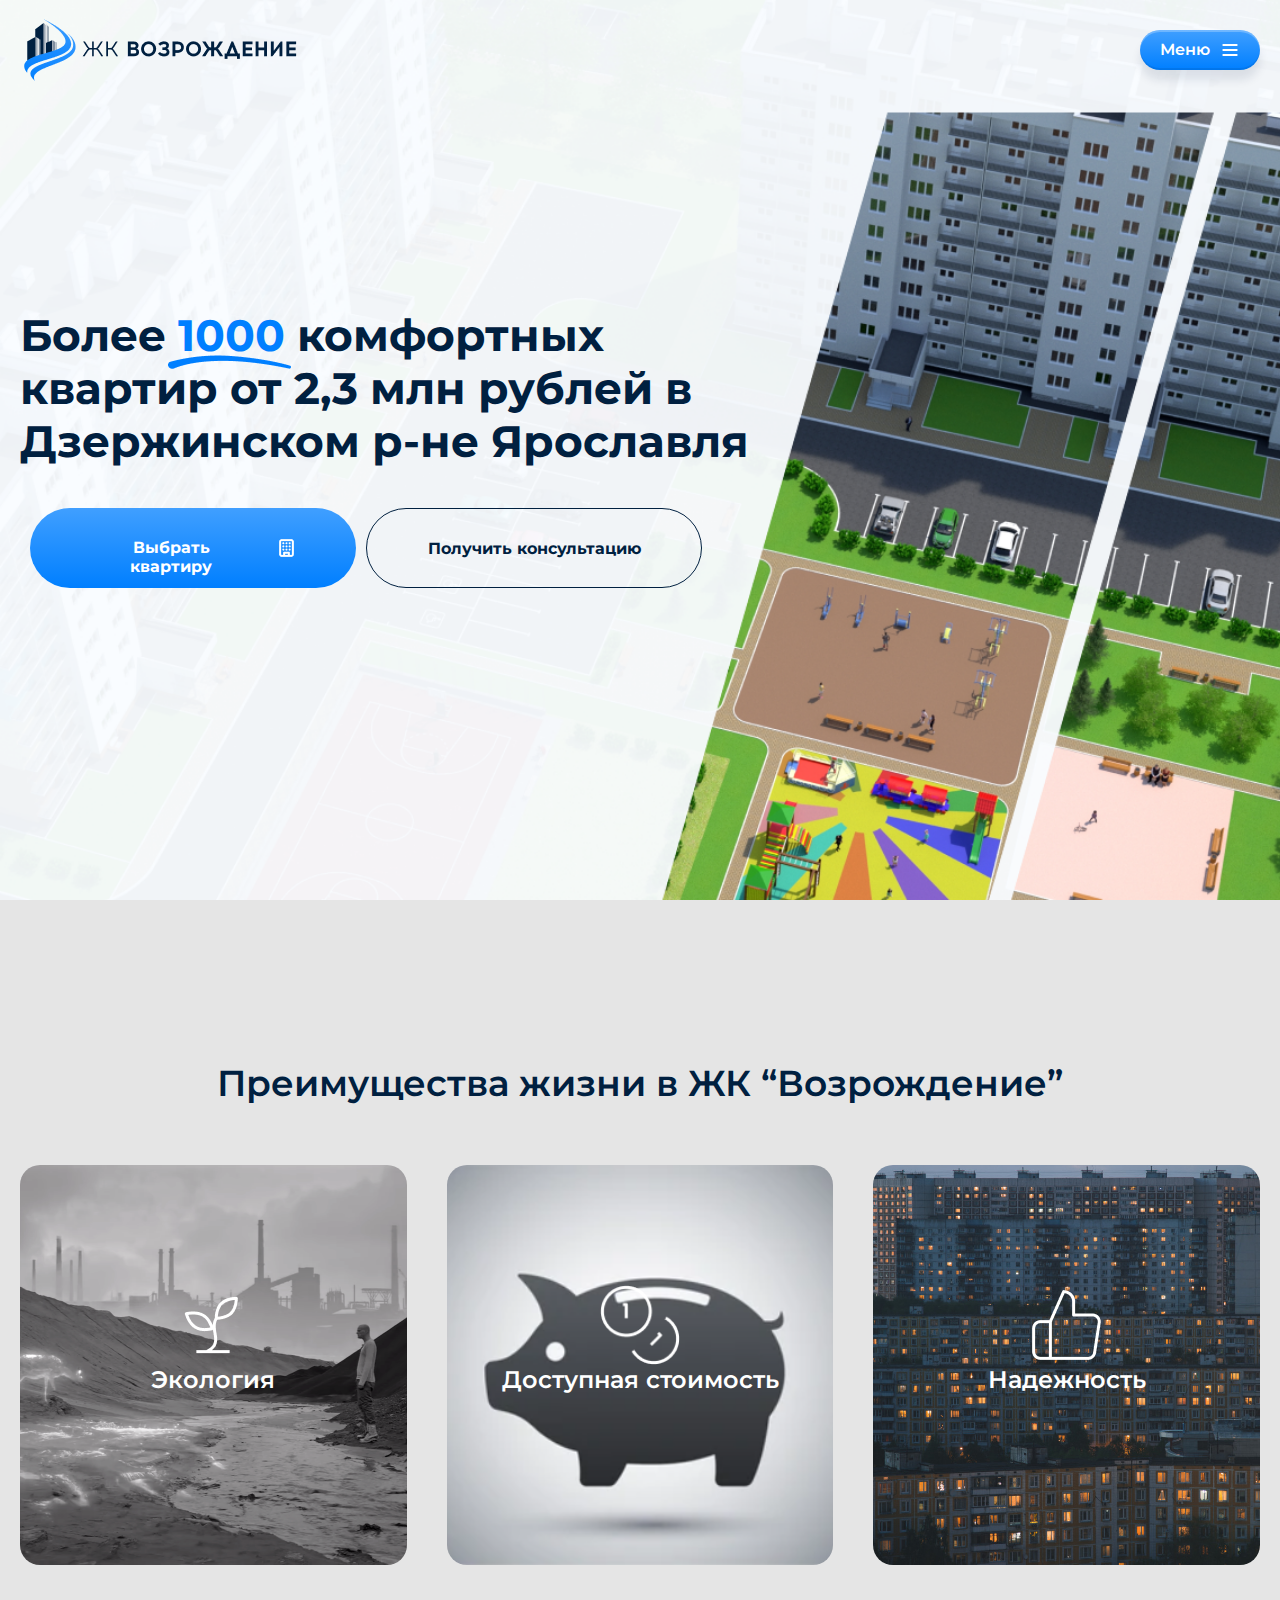
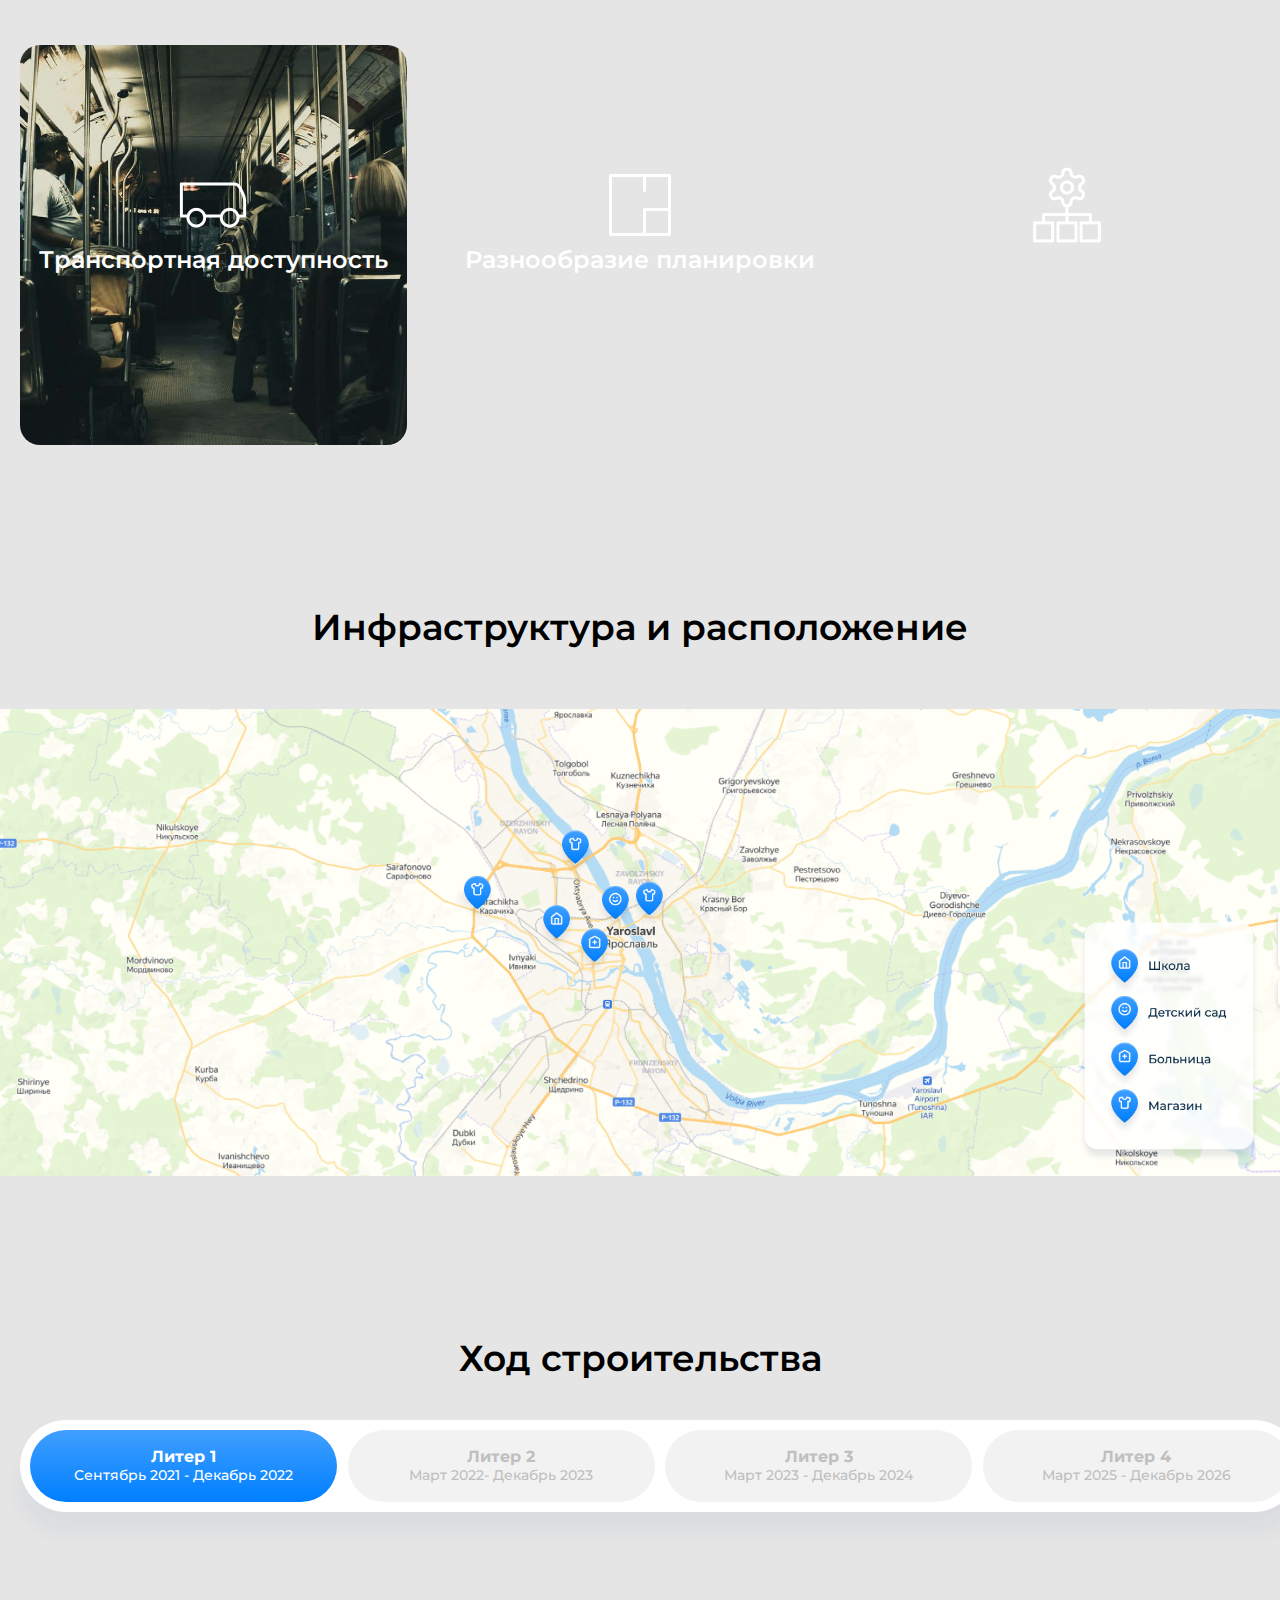
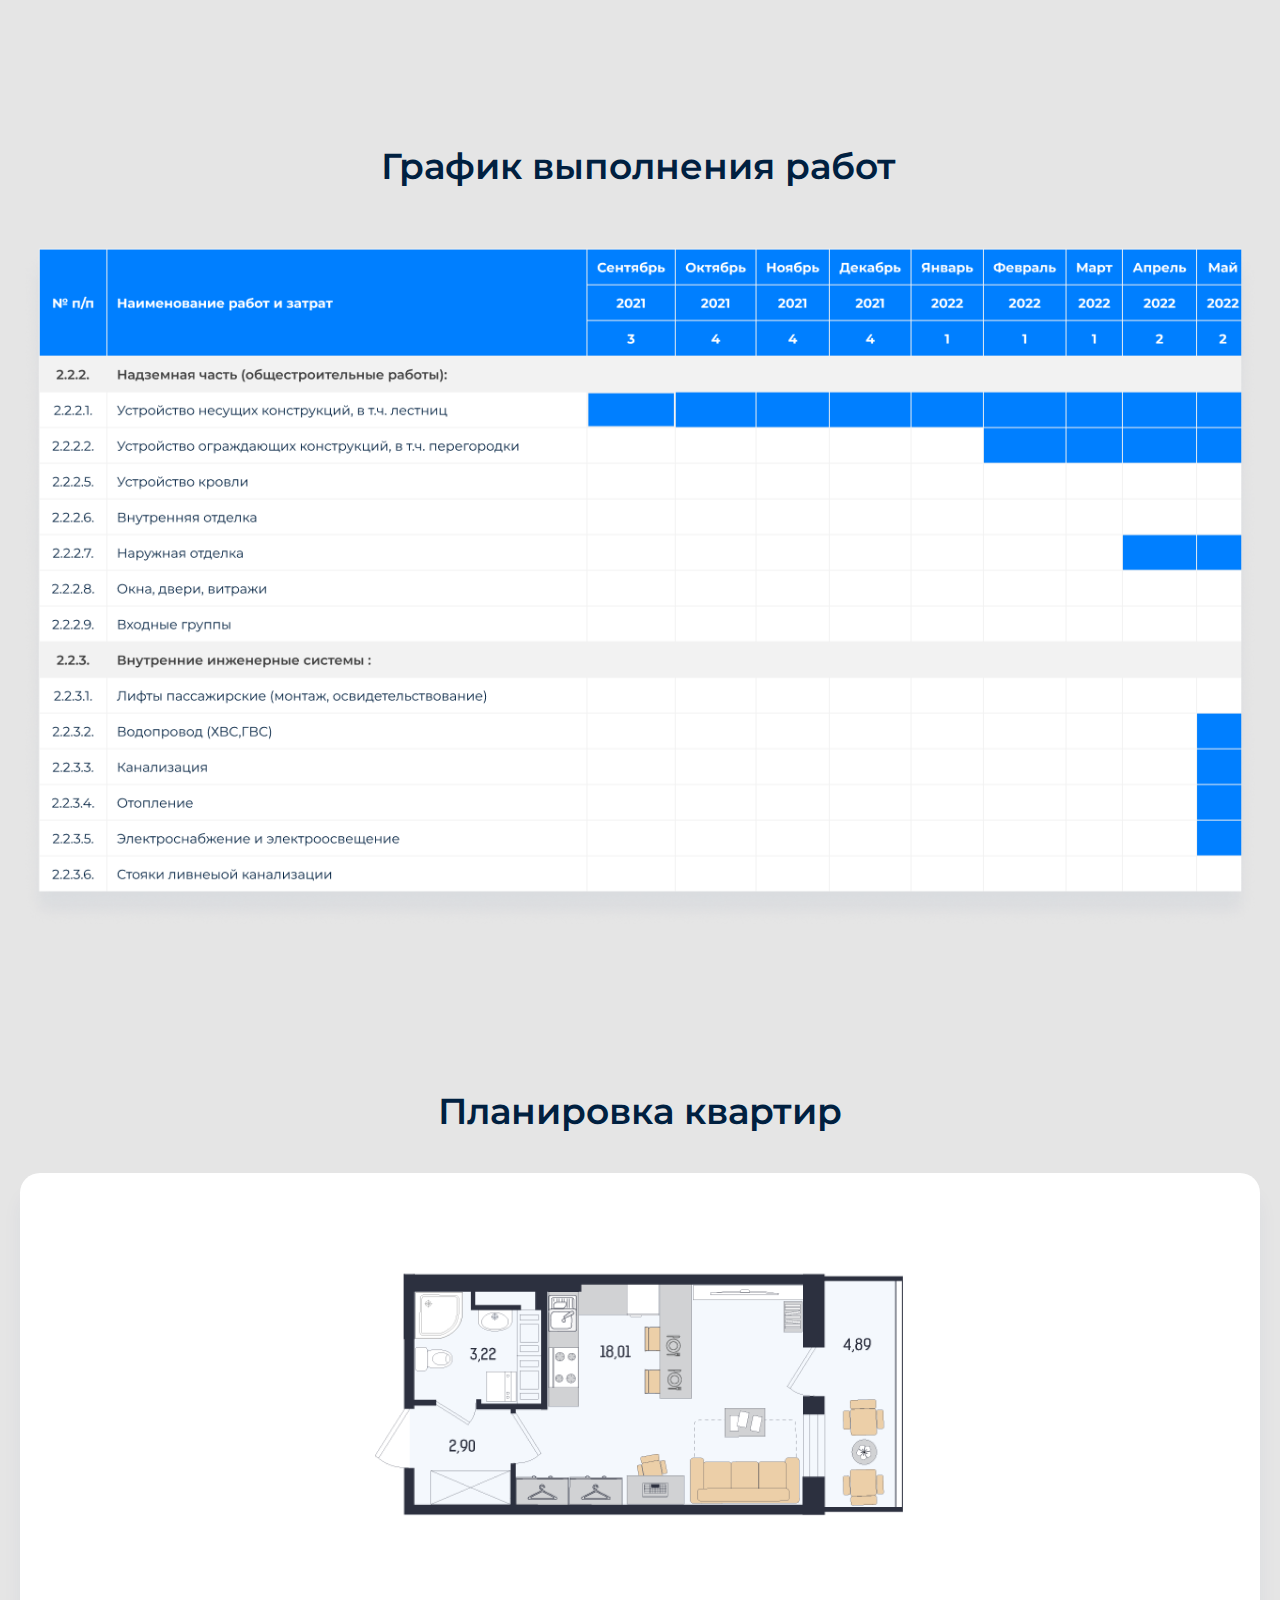
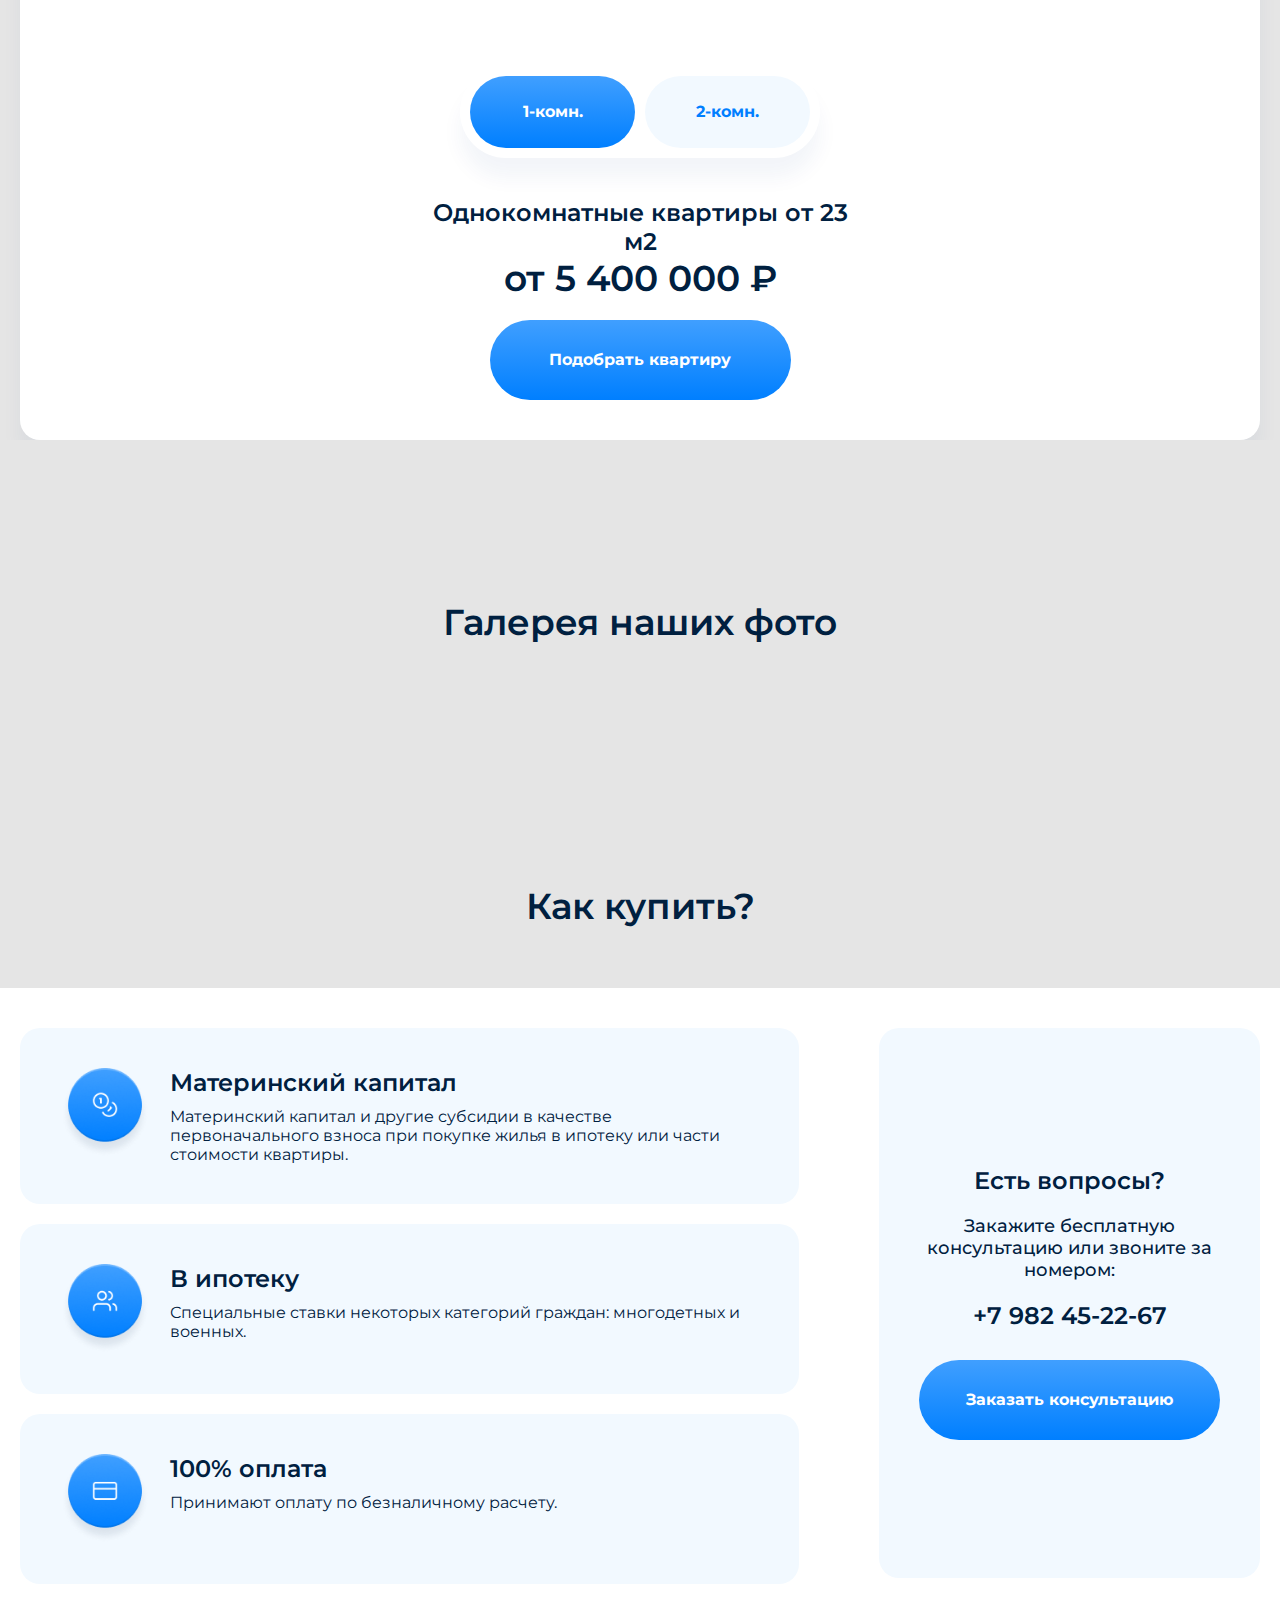
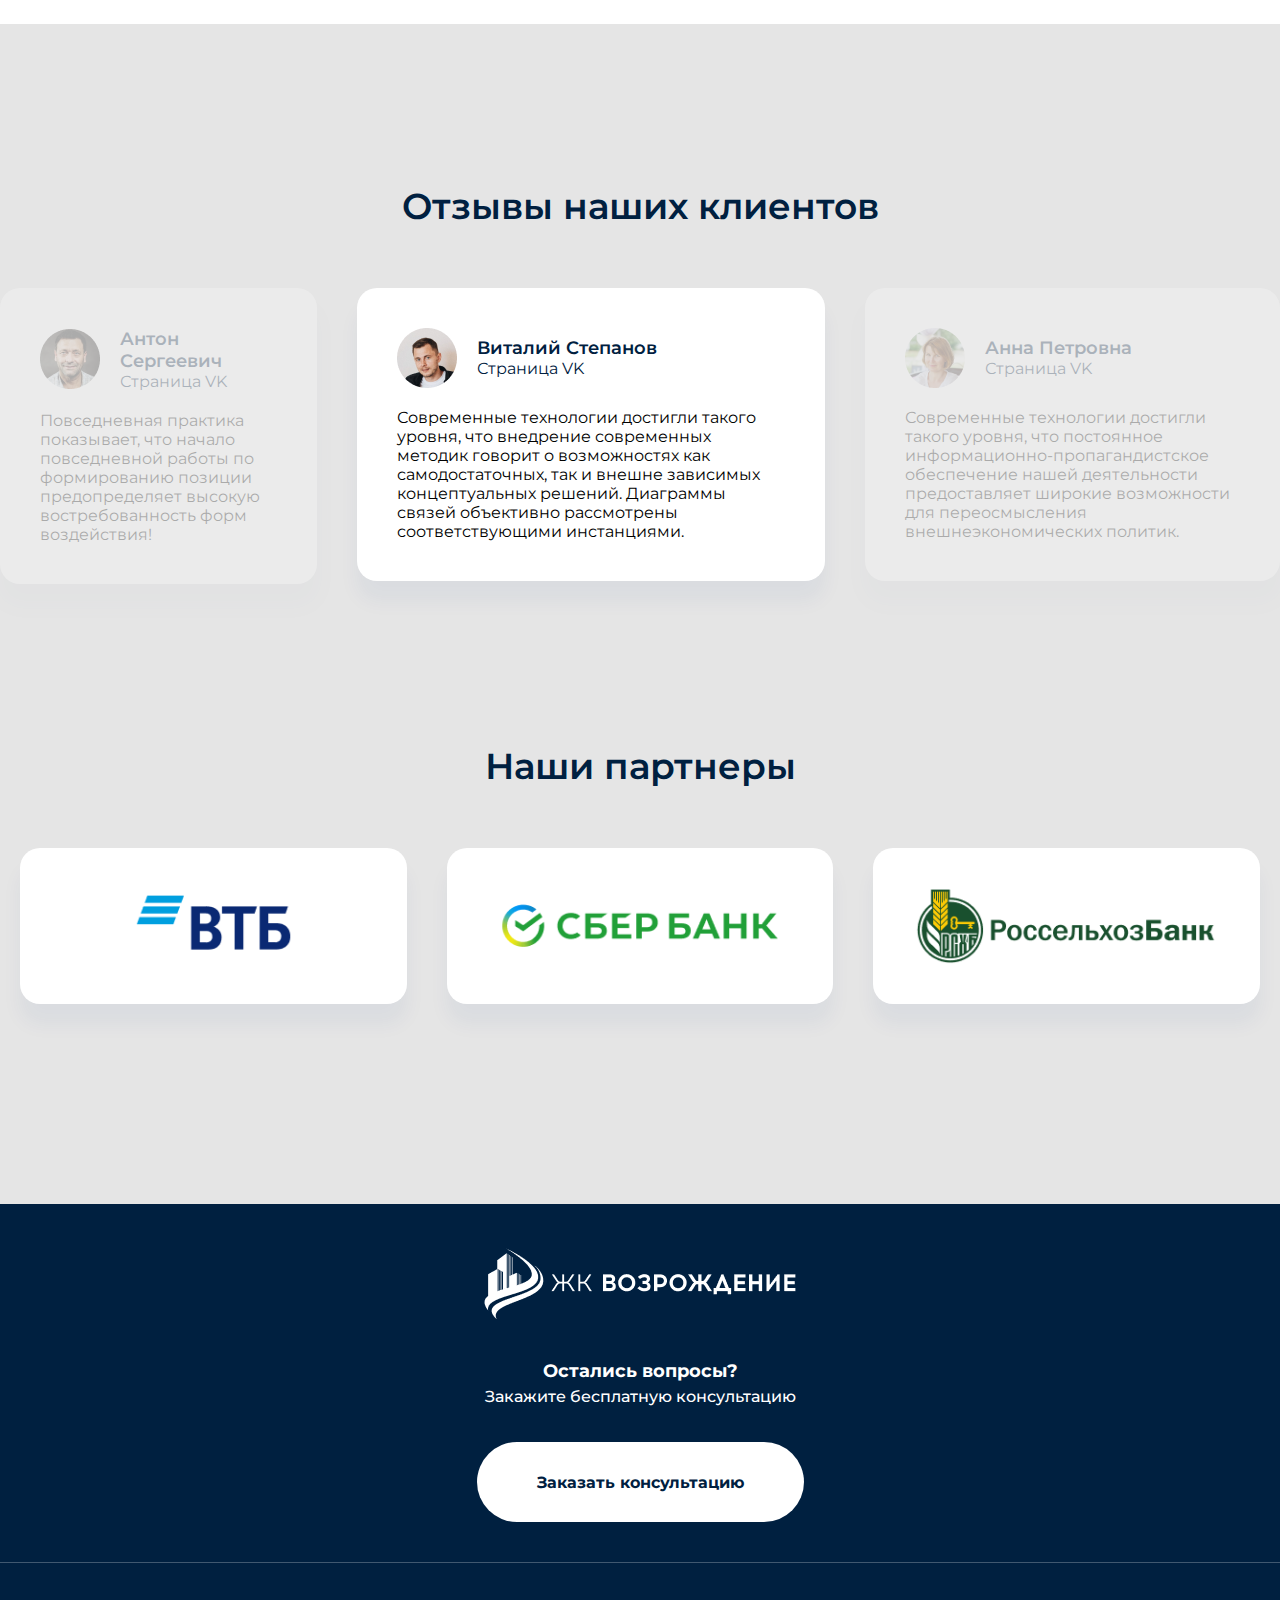
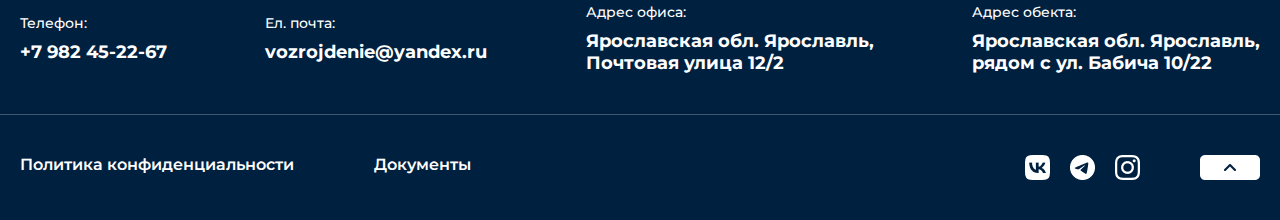
<file: index.html>
<!DOCTYPE html>
<html lang="en">
<head>
    <meta charset="UTF-8">
    <meta http-equiv="X-UA-Compatible" content="IE=edge">
    <meta name="viewport" content="width=device-width, initial-scale=1.0">
    <link rel="stylesheet" href="css/main.css">
    <link rel="stylesheet" href="css/reset.css">
    <link rel="stylesheet" href="css/media.css">
    <link rel="stylesheet" href="https://cdnjs.cloudflare.com/ajax/libs/OwlCarousel2/2.3.4/assets/owl.carousel.min.css" integrity="sha512-tS3S5qG0BlhnQROyJXvNjeEM4UpMXHrQfTGmbQ1gKmelCxlSEBUaxhRBj/EFTzpbP4RVSrpEikbmdJobCvhE3g==" crossorigin="anonymous" referrerpolicy="no-referrer" />
    <link rel="stylesheet" href="https://cdnjs.cloudflare.com/ajax/libs/OwlCarousel2/2.3.4/assets/owl.theme.default.css" integrity="sha512-OTcub78R3msOCtY3Tc6FzeDJ8N9qvQn1Ph49ou13xgA9VsH9+LRxoFU6EqLhW4+PKRfU+/HReXmSZXHEkpYoOA==" crossorigin="anonymous" referrerpolicy="no-referrer" />
    <title>ЖК ВОЗРАЖДЕНИЕ</title>
</head>
<body>
    <header class="header">
        <div class="container">
            <div class="header__top">
                <a href = "index.html"><img src="./img/header/header-logo.png" alt="LOGO"></a>
               <nav class="nav open">
                <ul class = "nav-list">
                    <a href="aboutCompany.html"><li class = "link-items">О компании</li></a>  
                    <a href="news.html"><li class = "link-items">Новости</li></a>    
                    <a href="document.html"><li class = "link-items">Документы</li></a>    
                    <a href="#!"> <li class = "link-items">Контакты</li></a>   
                </ul>
                <div class="wrapper-dropdown-mobile">
                    <div class="dropdown">
                        <button class="nav__btn" id="openMobileNav">
                            Меню
                            <img src="./img/mobile/header-btn.png" alt="">
                        </button>
                        <div class="dropdown-content">
                          <a href="aboutCompany.html">Компания</a>
                          <a href="news.html">Новости</a>
                          <a href="document.html">Документы</a>
                          <a href="#">Контакты</a>
                        </div>
                      </div>
                </div>
               </nav>
               <div class="header__tel__content">
                    <div class="header__content__tel__block">
                        <a href=”tel:+798245-22-67”>+7 982 45-22-67</a>
                        <p class = "info__job__graphic">Пн-Пт. с 8:00 до 19:00</p>
                    </div>
                    <img class = "icon-tg" src="./img/header/icon-telegram-header.png" alt="">
               </div>
               </div>
            </div>
            <img class = "mobile-img-header none" src="./img/mobile/mobile-img-up-header.png" alt="">
            <div class="container">
                <div class="header__title">Более <span class = "blue">1000<img class = "blue__line" src="./img/header/1000-for-line.png" alt="line"></span> комфортных квартир от 2,3 млн рублей  в Дзержинском р-не Ярославля
                    
                </div>
                <div class="header__button">
                    <a href = "chooseAnApartment.html"><button class="btn__left">Выбрать квартиру</a>
                        <img class = "icon-keyboard" src="./img/header/icon-btn-header.png" alt="">
                    </button>
                    <button class="btn__right" onclick = "openForm()">Получить консультацию</button>
                </div>
                <div class="form-popup" id="myForm">
                    <form action="index.html" class="form-container">
                      <h1>Бесплатная консультация</h1>
                      <h2>Оставьте заявку и наши специалисты<br>Свяжуется с Вами в ближайшее время</h2>
                      <div class="wrapper-label-input">
                      <label for="email"><b>Ваше имя*</b></label>
                      <input type="text" placeholder="Имя" name="email" required>
                  
                      <label for="tel"><b>Ваш номер телефона*</b></label>
                      <input type="tel" placeholder="+__ (__) ___ _ __" name="tel" required>
                  
                      <button type="submit" class="btn">Отправить</button>
                      <button type="submit" class="btn cancel btn__cancel" onclick="closeForm()">Закрыть</button>
                        </div>
                    </form>
                  </div>
        </div>
    </header>

    <section class="benefits__of__living">
        <div class="container">
            <div class="benefits__title">Преимущества жизни в ЖК “Возрождение”</div>
            <div class="benefits__Wrapper">
            <div class="benefits__content">
                <div class="benefits__block__1 text">
                    <div class="wrapper__benefits__blocks">
                    <img class = "benefits-img__1" src="./img/benefits-section/icon-ecology.png" alt="ecology">
                    <p>Экология</p> 
                </div>
                </div>
                <div class="benefits__block__2 text">
                    <img class = "benefits-img__1" src="./img/benefits-section/icon-price.png" alt="ecology">
                    <p>Доступная стоимость</p>
                </div>
                <div class="benefits__block__3 text">
                    <img class = "benefits-img__1" src="./img/benefits-section/icon-reliability.png" alt="ecology">
                    <p>Надежность</p> 
                    </div>
            </div>
            <div class="benefits__content__down">
                <div class="benefits__block__4 text">
                    <img class = "benefits-img__1" src="./img/benefits-section/icon-buss.png" alt="ecology">
                    <p>Транспортная доступность</p> 
                </div>
                <div class="benefits__block__5 text">
                    <img class = "benefits-img__1" src="./img/benefits-section/icon-layout.png" alt="ecology">
                    <p>Разнообразие планировки</p> 
                </div>
                <div class="benefits__block__6 text">
                    <img class = "benefits-img__1" src="./img/benefits-section/icon-infrastructure.png" alt="ecology"> 
                    </div>
                </div>
            </div>
            </div>
    </section>

    <section class="gps">
        <div class="gps__title">Инфраструктура и расположение</div>
        <img class = "mobile-map none" src="./img/mobile/mobile-map.png" alt="">
        <img class = "img-map" src="./img/gps-section/Map.png" alt="MAP">
    </section>

    <section class="construction">
        <div class="container">
            <div class="construction__title">Ход строительства</div>
            <div class="construction__switch">
                <button class="consturction-btn">Литер 1
                    <h2 class ="september-december">Сентябрь 2021 - Декабрь 2022
                    </h2>
                </button>
                <button id = "gray" class="consturction-btn">Литер 2
                    <h2 id = "gray2" class ="september-december">Март 2022- Декабрь 2023

                    </h2>
                </button>
                <button id = "gray" class="consturction-btn">Литер 3
                    <h2 id = "gray2" class ="september-december">Март 2023 - Декабрь 2024
                    </h2>
                </button>
                <button id = "gray" class="consturction-btn">Литер 4
                    <h2 id = "gray2" class ="september-december">Март 2025 - Декабрь 2026
                    </h2>
                </button>
            </div>
            <div class="slider">
                <div class="owl-carousel owl-theme">
                    <div class="slider__items slide">
                        <img class = "slide__img" src="./img/slider/slider-01.png" alt="">
                    </div>
                    <div class="slider__items slide">
                        <img class = "slide__img__2" src="./img/slider/slider-02.png" alt="">
                    </div>
                    <div class="slider__items slide">
                        <img class = "slide__img" src="./img/slider/slider-03.png" alt="">
                    </div>
                </div>
            </div>
        </div>
    </section>

    <section class="schedule__job">
        <div class="container">
            <div class="schedule__title">График выполнения работ</div>
        <img class = "img-table" src="./img/table/Таблица.png" alt="">
               
            </div>
        </div>
    </section>
    <section class="apartment__layout">
        <div class="container">
            <div class="apartment__layout__title">Планировка квартир</div>   
            <div class="apartment__content">
                <div class="apartment__content__block__1">
                    <img src="./img/apartment-section/main-img.png" alt="apartments">
                </div>   
                <div class="apartment__content__block__2">
                    <div class="apartment__switch">
                        <button class="consturction-btn">1-комн.</button>
                        <button id = "blue" class="apartment-btn">2-комн.</button>
                        </div>
                        <div class="apartment__content__title">Однокомнатные квартиры от 23 м2</div>  
                        <div class="apartment__content__sub__title">от 5 400 000 ₽</div> 
                        <button class="apartment-btn-2">Подобрать квартиру</button>
                </div> 
            </div>
        </div>
    </section>
    <section class="gallery__photo">
        <div class="container">
            <div class="gallery__title">Галерея наших фото</div>
                <div class="slider">
                    <div class="owl-carousel owl-theme">
                <img class = "img__item__1" src="./img/gallery-section/img-1.png" alt="">
                <img class = "img__item__2" src="./img/gallery-section/img-2.png" alt="">
                <img class = "img__item__3" src="./img/gallery-section/img-3.png" alt="">
                </div>
                </div>
        </div>
        <div class="gallery__title__next__section">Как купить?</div>
    </section>

    <section class="why__buy">
        <div class="container">
            <div class="wrapper__why">
                <div class="wrapper_all__block ">   
            <div class="why__buy__block__1 why__block">
                <div class="why__content__block1 block__content">
                <img class = "why-img" src="./img/why__buy-section/icon-1.png" alt="">
                <div class="why__title__1 why__title">Материнский капитал
                    <p class = "why__text__1 why__text">Материнский капитал и другие субсидии в качестве первоначального взноса при покупке жилья в ипотеку или части стоимости квартиры.</p>
                </div>
            </div>
        </div>
            <div class="why__buy__block__2  why__block">
                <div class="why__content__block2 block__content">
                <img class = "why-img" src="./img/why__buy-section/icon-2.png" alt="">
                <div class="why__title__2 why__title">В ипотеку
                    <p class = "why__text__2 why__text">Специальные ставки некоторых категорий граждан: многодетных и военных.</p>
                </div>
            </div>
            </div>
            <div class="why__buy__block__3  why__block">
                <div class="why__content__block3 block__content">
                <img class = "why-img" src="./img/why__buy-section/icon-3.png" alt="">
                <div class="why__title__3 why__title">100% оплата
                    <p class = "why__text__3 why__text">Принимают оплату по безналичному расчету.</p>
                </div>
            </div>
        </div>
        </div>
        <div class="why__buy__question__right__block">
            <div class="why__right__block__content">
                <div class="right__title why__title">Есть вопросы? </div>
                <div class="right__text">Закажите бесплатную<br>консультацию или звоните за<br>номером:</div>
                <div class="right__number why__title">+7 982 45-22-67</div>
                <button class="why-btn">Заказать консультацию</button>
            </div>
        </div>
        </div>
        </div>
    </section>

    <section class="reviews__clients">
        <div class="reviews__title">Отзывы наших клиентов</div>
        <div class="reviews__content">
        <div class="reviews__info__1">
            <div class="reviews__content__block__1">
                <img src="./img/reviews-section/img-1.png" alt="">
                <div class="reviews__title__block__1">Антон Сергеевич
                    <P>Страница VK</P>
                </div>
            </div>
            <div class="reviews__text__block__1">Повседневная практика показывает, что начало повседневной работы по формированию позиции предопределяет высокую востребованность форм воздействия!</div> 
        </div>
        <div class="reviews__info__2">
            <div class="reviews__content__block__1">
                <img src="./img/reviews-section/img-2.png" alt="">
                <div class="reviews__title__block__1">Виталий Степанов
                    <P>Страница VK</P>
                </div>
            </div>
            <div class="reviews__text__block__1">Современные технологии достигли такого уровня, что внедрение современных методик говорит о возможностях как самодостаточных, так и внешне зависимых концептуальных решений. Диаграммы связей объективно рассмотрены соответствующими инстанциями.</div> 
        </div>
        <div class="reviews__info__1">
            <div class="reviews__content__block__1">
                <img src="./img/reviews-section/img-3.png" alt="">
                <div class="reviews__title__block__1">Анна Петровна
                    <P>Страница VK</P>
                </div>
            </div>
            <div class="reviews__text__block__1">Современные технологии достигли такого уровня, что постоянное информационно-пропагандистское обеспечение нашей деятельности предоставляет широкие возможности для переосмысления внешнеэкономических политик.</div> 
        </div>
        </div>
    </section>

    <section class="partners">
        <div class="container">
            <div class="partners__title">Наши партнеры</div>
            <div class="partners__content">
                <div class="partners__block__content__1">
                    <img class = "img-partners" src="./img/partners-scection/img-1.png" alt="">
                </div>
                <div class="partners__block__content__1">
                    <img class = "img-partners" src="./img/partners-scection/img-2.png" alt="">
                </div>
                <div class="partners__block__content__1">
                    <img class = "img-partners" src="./img/partners-scection/img-3.png" alt="">
                </div>
            </div>
        </div>
    </section>

    <footer class="footer">
        <div class="container">
            <div class="footer__block__1">
                <a><img src="./img/footer/footer-logo.png" alt="LOGO"></a>
                     <div class="footer__question">
                        <div class="footer__content__1">
                            <div class="footer__title__1">Остались вопросы?</div>
                            <div class="footer__text__1">Закажите бесплатную консультацию</div>
                        </div>
                        <button class="footer-btn">Заказать консультацию</button>
                </div>
            </div>
        </div>
            <hr class = "line-footer-1">
            <div class="container">
            <div class="footer__block__2">
                <div class="footer__contact">
                    <div class="footer__telephone">
                        <p class="small">Телефон:</p>
                        <p class="big">+7 982 45-22-67</p>
                    </div>
                    <div class="footer__mail">
                        <p class="small">Ел. почта:</p>
                        <p class="big">vozrojdenie@yandex.ru</p>
                    </div>
                    <div class="footer__adress">
                        <p class="small">Адрес офиса:</p>
                        <p class="big">Ярославская обл. Ярославль,<br> Почтовая улица 12/2</p>
                    </div>
                    <div class="footer__object">
                        <p class="small">Адрес обекта:</p>
                        <p class="big">Ярославская обл. Ярославль,<br> рядом с ул. Бабича 10/22</p>
                    </div>
                </div>
            </div>
       </div>
       <hr class = "line-footer-1">
       <div class="container">
       <div class="footer__block__3">
       <div class="footer__content__block__3">
        <p class = "footer__block__3__text">Политика конфиденциальности</p>
        <p class = "footer__block__3__text">Документы</p>
       </div>
       <div class="footer-nav">
        <div class="footer-wrapper-nav-img">
        <img src="./img/footer/icon-1.png" alt="VKontakte">
        <img src="./img/footer/icon-2.png" alt="Telegram">
        <img src="./img/footer/icon-3.png" alt="Instagram">
        </div>
        <button class = "footer-up-button">
            <img src="./img/footer/footer-btn.png" alt="Up-btn">
        </button>
       </div>
        </div>
    </div>
</div>
    </footer>

    <script src="https://cdnjs.cloudflare.com/ajax/libs/jquery/3.6.1/jquery.min.js" integrity="sha512-aVKKRRi/Q/YV+4mjoKBsE4x3H+BkegoM/em46NNlCqNTmUYADjBbeNefNxYV7giUp0VxICtqdrbqU7iVaeZNXA==" crossorigin="anonymous" referrerpolicy="no-referrer"></script>
    <script src="https://cdnjs.cloudflare.com/ajax/libs/OwlCarousel2/2.3.4/owl.carousel.min.js" integrity="sha512-bPs7Ae6pVvhOSiIcyUClR7/q2OAsRiovw4vAkX+zJbw3ShAeeqezq50RIIcIURq7Oa20rW2n2q+fyXBNcU9lrw==" crossorigin="anonymous" referrerpolicy="no-referrer"></script>
    <script src = "./js/main.js"></script>
</body>
</html>
</file>
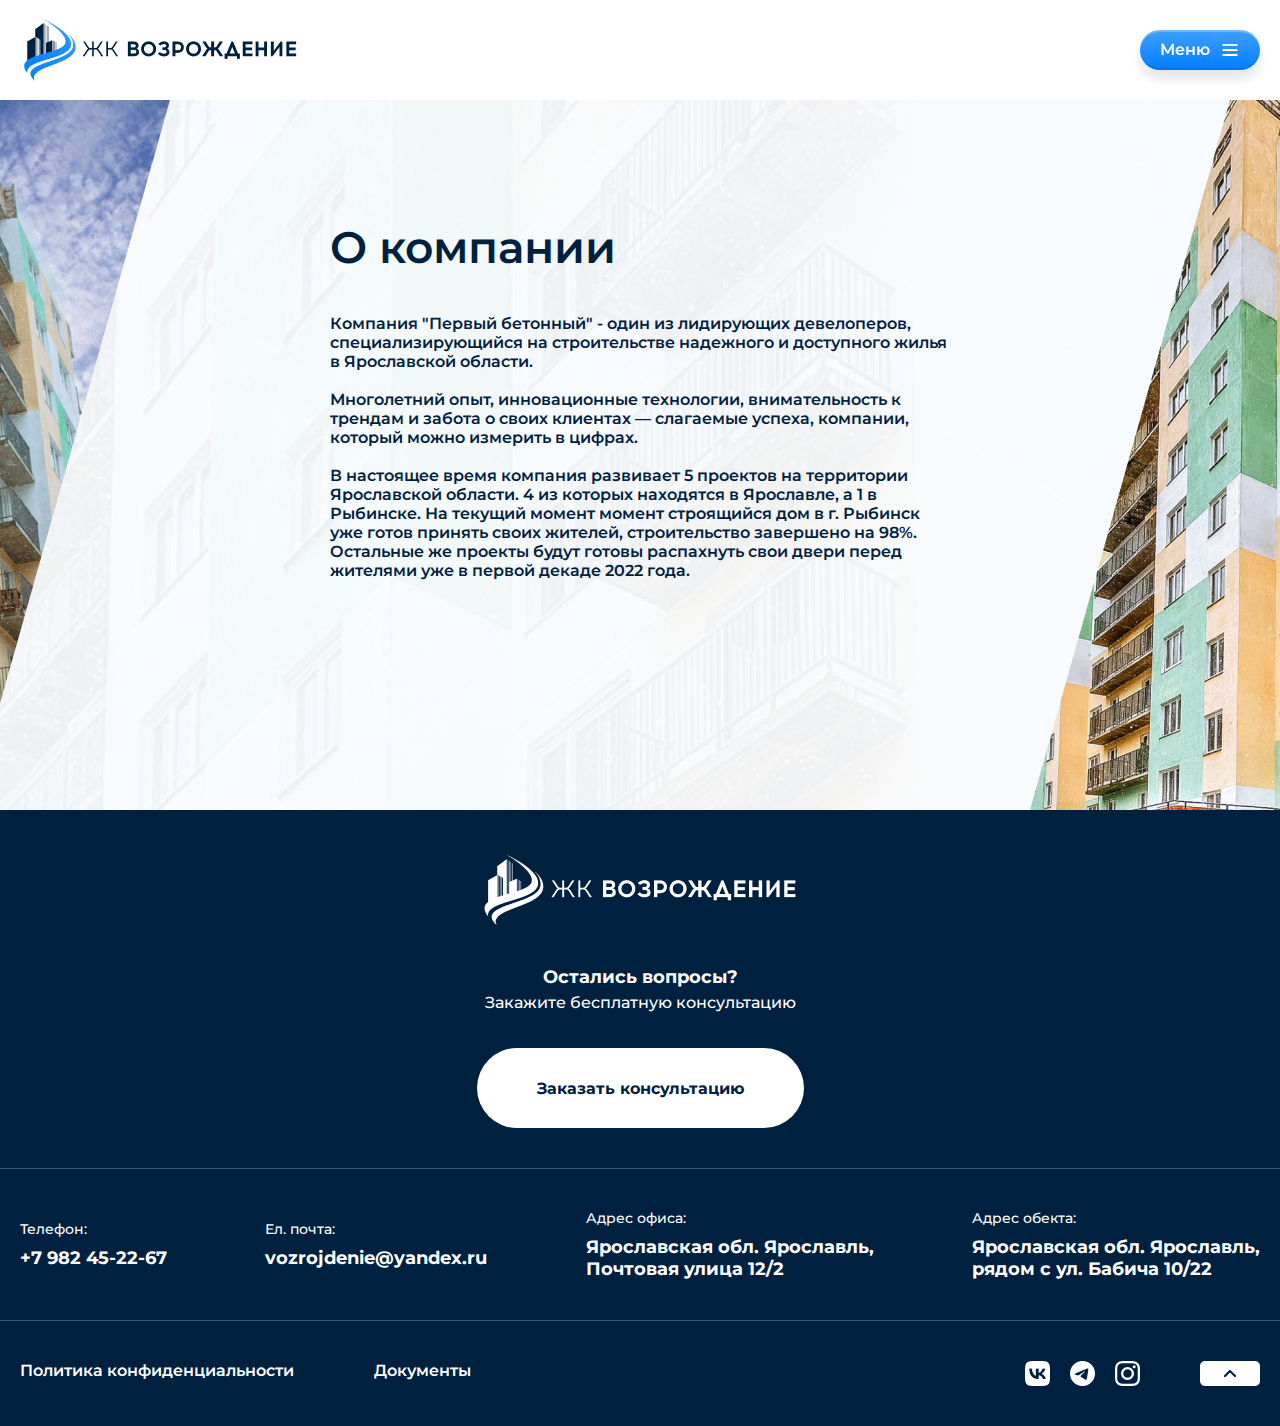
<file: aboutCompany.html>
<!DOCTYPE html>
<html lang="en">
<head>
    <meta charset="UTF-8">
    <meta http-equiv="X-UA-Compatible" content="IE=edge">
    <meta name="viewport" content="width=device-width, initial-scale=1.0">
    <link rel="stylesheet" href="css/company.css">
    <link rel="stylesheet" href="css/reset.css">
    <link rel="stylesheet" href="css/media.css">
    <link rel="stylesheet" href="https://cdnjs.cloudflare.com/ajax/libs/OwlCarousel2/2.3.4/assets/owl.carousel.min.css" integrity="sha512-tS3S5qG0BlhnQROyJXvNjeEM4UpMXHrQfTGmbQ1gKmelCxlSEBUaxhRBj/EFTzpbP4RVSrpEikbmdJobCvhE3g==" crossorigin="anonymous" referrerpolicy="no-referrer" />
    <link rel="stylesheet" href="https://cdnjs.cloudflare.com/ajax/libs/OwlCarousel2/2.3.4/assets/owl.theme.default.css" integrity="sha512-OTcub78R3msOCtY3Tc6FzeDJ8N9qvQn1Ph49ou13xgA9VsH9+LRxoFU6EqLhW4+PKRfU+/HReXmSZXHEkpYoOA==" crossorigin="anonymous" referrerpolicy="no-referrer" />
    <title>О компании</title>
</head>
<body>
    <header class="header">
        <div class="container">
            <div class="header__top">
                <a href="index.html"><img src="./img/header/header-logo.png" alt="LOGO"></a>
               <nav class="nav none">
                <ul class = "nav-list">
                    <a href="aboutCompany.html"><li class = "link-items">О компании</li></a>  
                    <a href="news.html"><li class = "link-items">Новости</li></a>    
                    <a href="document.html"><li class = "link-items">Документы</li></a>    
                    <a href="#!"> <li class = "link-items">Контакты</li></a>   
                </ul>
                <div class="wrapper-dropdown-mobile">
                    <div class="dropdown">
                        <button class="nav__btn" id="openMobileNav">
                            Меню
                            <img src="./img/mobile/header-btn.png" alt="">
                        </button>
                        <div class="dropdown-content">
                          <a href="#">О компании</a>
                          <a href="#">Новости</a>
                          <a href="#">Документы</a>
                          <a href="#">Контакты</a>
                        </div>
                      </div>
                </div>
               </nav>
               <div class="header__tel__content">
                    <div class="header__content__tel__block">
                        <a href=”tel:+798245-22-67”>+7 982 45-22-67</a>
                        <p class = "info__job__graphic">Пн-Пт. с 8:00 до 19:00</p>
                    </div>
                    <img class = "icon-tg" src="./img/header/icon-telegram-header.png" alt="">
               </div>
            </div>
        </div>
    </header>
    <img class = "mobile-cmp none1" id = "mobileCompanyImg" src="./img/header/header-company.png" alt="">
    <section class="aboutCompany">
        <div class="container">
        <div class="about__content">
            <div class="about__title title">О компании</div>
            <div class="about__text">
                <p>Компания "Первый бетонный" - один из лидирующих девелоперов, специализирующийся на строительстве надежного и доступного жилья в Ярославской области.</p>
                <p><br>Многолетний опыт, инновационные технологии, внимательность к трендам и забота о своих клиентах — слагаемые успеха, компании, который можно измерить в цифрах.
                </p>
                <p><br>В настоящее время компания развивает 5 проектов на территории Ярославской области. 4 из которых находятся в Ярославле, а 1 в Рыбинске. На текущий момент момент строящийся дом в г. Рыбинск уже готов принять своих жителей, строительство завершено на 98%. Остальные же проекты будут готовы распахнуть свои двери перед жителями уже в первой декаде 2022 года.</p>
            </div>
        </div>
    </div>
    </section>


    <footer class="footer">
        <div class="container">
            <div class="footer__block__1">
                <a href = "index.html"><img src="./img/footer/footer-logo.png" alt="LOGO"></a>
                     <div class="footer__question">
                        <div class="footer__content__1">
                            <div class="footer__title__1">Остались вопросы?</div>
                            <div class="footer__text__1">Закажите бесплатную консультацию</div>
                        </div>
                        <button class="footer-btn">Заказать консультацию</button>
                </div>
            </div>
        </div>
            <hr class = "line-footer-1">
            <div class="container">
            <div class="footer__block__2">
                <div class="footer__contact">
                    <div class="footer__telephone">
                        <p class="small">Телефон:</p>
                        <p class="big">+7 982 45-22-67</p>
                    </div>
                    <div class="footer__mail">
                        <p class="small">Ел. почта:</p>
                        <p class="big">vozrojdenie@yandex.ru</p>
                    </div>
                    <div class="footer__adress">
                        <p class="small">Адрес офиса:</p>
                        <p class="big">Ярославская обл. Ярославль,<br> Почтовая улица 12/2</p>
                    </div>
                    <div class="footer__object">
                        <p class="small">Адрес обекта:</p>
                        <p class="big">Ярославская обл. Ярославль,<br> рядом с ул. Бабича 10/22</p>
                    </div>
                </div>
            </div>
       </div>
       <hr class = "line-footer-1">
       <div class="container">
       <div class="footer__block__3">
       <div class="footer__content__block__3">
        <p class = "footer__block__3__text">Политика конфиденциальности</p>
        <p class = "footer__block__3__text">Документы</p>
       </div>
       <div class="footer-nav">
        <div class="footer-wrapper-nav-img">
        <img src="./img/footer/icon-1.png" alt="VKontakte">
        <img src="./img/footer/icon-2.png" alt="Telegram">
        <img src="./img/footer/icon-3.png" alt="Instagram">
    </div>
        <button class = "footer-up-button">
            <img src="./img/footer/footer-btn.png" alt="Up-btn">
        </button>
       </div>
        </div>
    </div>
</div>
    </footer>
    <script src = "./js/main.js"></script>
</body>
</html>
</file>
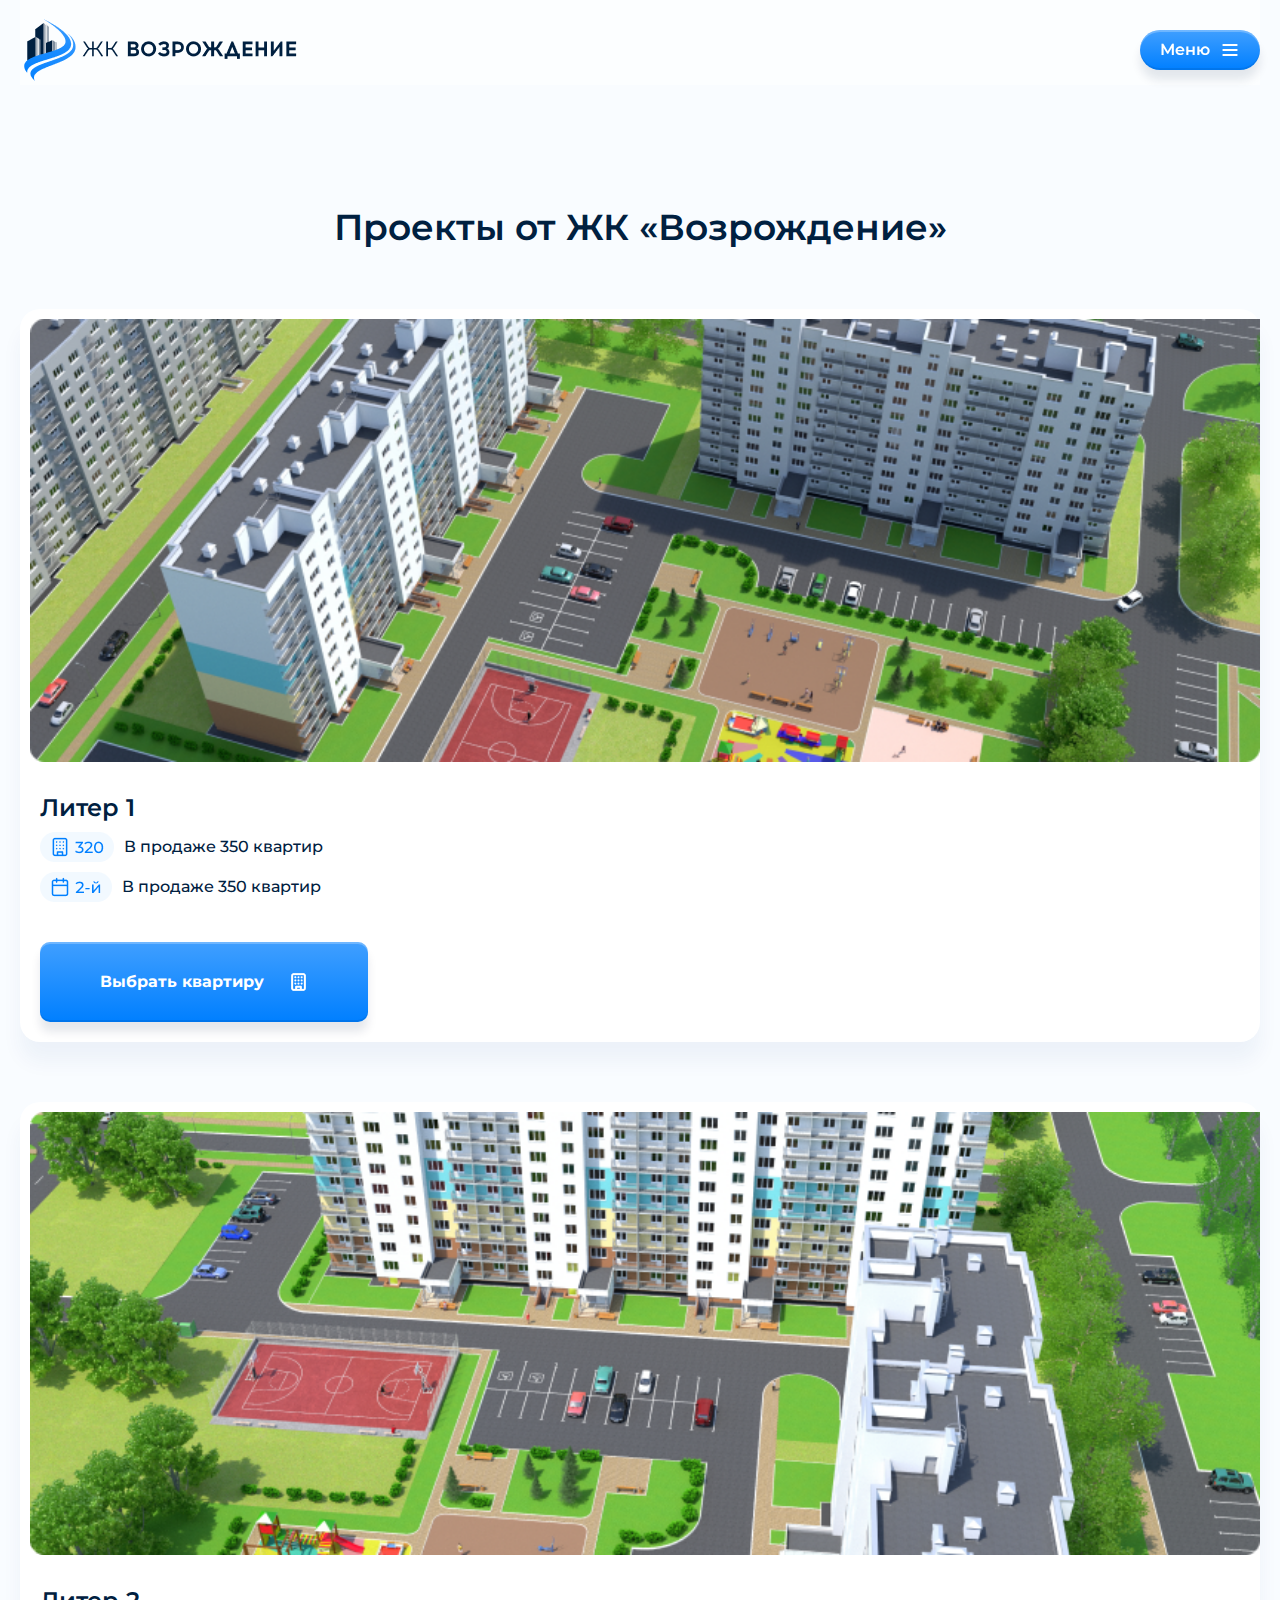
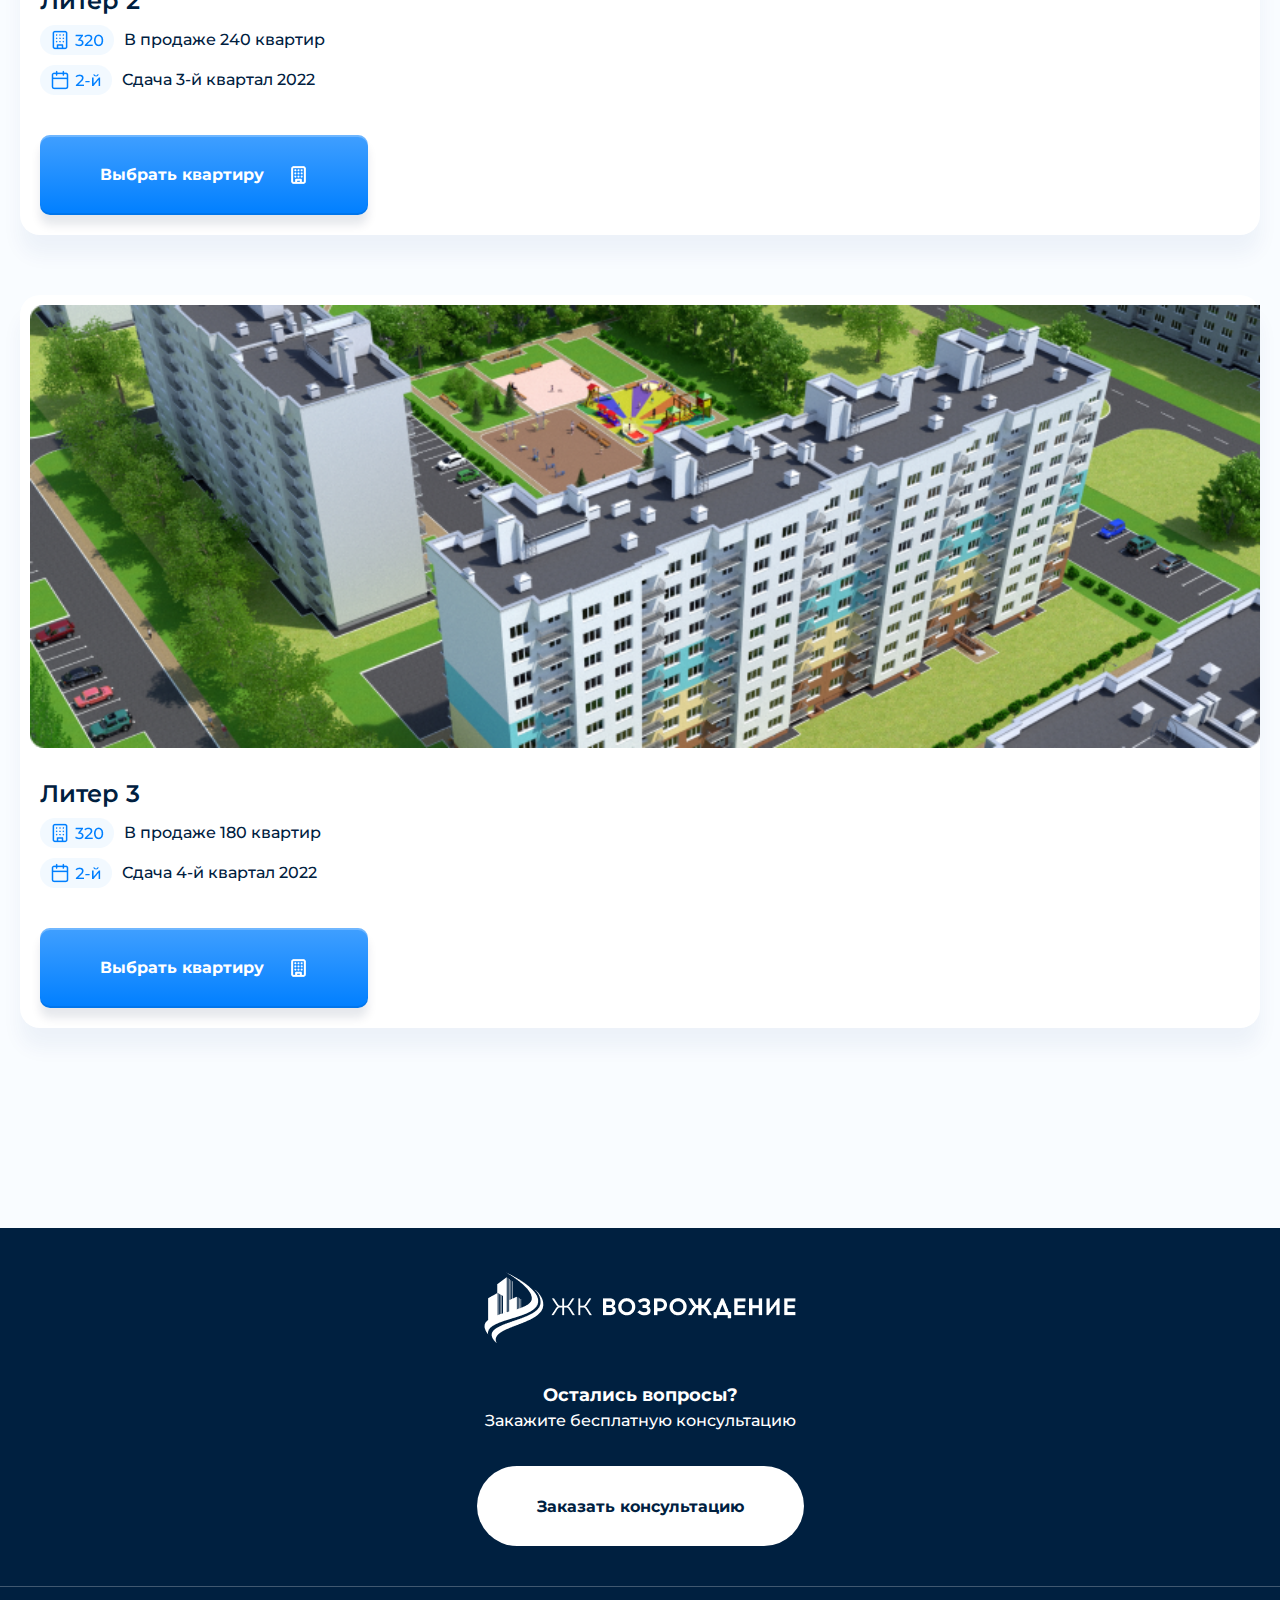
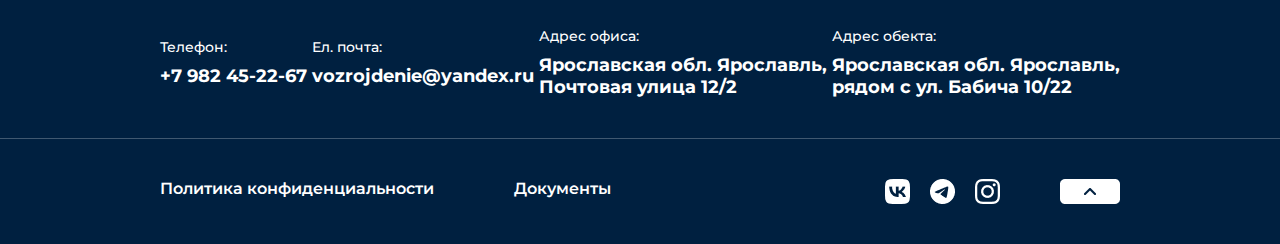
<file: chooseAnApartment.html>
<!DOCTYPE html>
<html lang="en">
<head>
    <meta charset="UTF-8">
    <meta http-equiv="X-UA-Compatible" content="IE=edge">
    <meta name="viewport" content="width=device-width, initial-scale=1.0">
    <link rel="stylesheet" href="css/chooseAnApartment.css">
    <link rel="stylesheet" href="css/reset.css">
    <link rel="stylesheet" href="css/media.css">
    <title>Выбор квартиры</title>
</head>
<body>
    <header class="header">
        <div class="container">
            <div class="header__top">
                <a href = "index.html"><img src="./img/header/header-logo.png" alt="LOGO"></a>
               <nav class="nav open">
                <ul class = "nav-list">
                    <a href="aboutCompany.html"><li class = "link-items">О компании</li></a>  
                    <a href="news.html"><li class = "link-items">Новости</li></a>    
                    <a href="document.html"><li class = "link-items">Документы</li></a>    
                    <a href="#!"> <li class = "link-items">Контакты</li></a>   
                </ul>
                <div class="wrapper-dropdown-mobile">
                    <div class="dropdown">
                        <button class="nav__btn" id="openMobileNav">
                            Меню
                            <img src="./img/mobile/header-btn.png" alt="">
                        </button>
                        <div class="dropdown-content">
                          <a href="#">О компании</a>
                          <a href="#">Новости</a>
                          <a href="#">Документы</a>
                          <a href="#">Контакты</a>
                        </div>
                      </div>
                </div>
               
                
               </nav>
               <div class="header__tel__content">
                    <div class="header__content__tel__block">
                        <a href=”tel:+798245-22-67”>+7 982 45-22-67</a>
                        <p class = "info__job__graphic">Пн-Пт. с 8:00 до 19:00</p>
                    </div>
                    <img class = "icon-tg" src="./img/header/icon-telegram-header.png" alt="">
               </div>
            </div>
            <div class="header__main__content">
                    <div class="main-title">Проекты от ЖК «Возрождение»</div>
                    <div class="main__content">
                        <div class="main__block__1">
                            <img class = "main-img" src="./img/main-section/img-1.png" alt="">
                            <div class="liter__1">
                                <p class ="liter">Литер 1</p>
                                <div class="wrapper-icon-text">
                                    <div class="icon__text">
                                        <img class = "icon-1" src="./img/main-section/icon-1.png" alt="">
                                        <p class = "sale">В продаже 350 квартир</p>
                                    </div>
                                    <div class="icon__text">
                                        <img class = "icon-1" src="./img/main-section/icon-1-1.png" alt="">
                                        <p class = "sale">В продаже 350 квартир</p>
                                    </div>
                                </div>
                                <button class = "main-btn">
                                    <p class = "btn-text">Выбрать квартиру</p>
                                    <img src="./img/main-section/icon-btn.png" alt="">
                                </button>
                            </div>
                        </div>
                    </div>
                    <div class="main__content">
                        <div class="main__block__1">
                            <img class = "main-img" src="./img/main-section/img-2.png" alt="">
                            <div class="liter__1">
                                <p class ="liter">Литер 2</p>
                                <div class="wrapper-icon-text">
                                    <div class="icon__text">
                                        <img class = "icon-1" src="./img/main-section/icon-1.png" alt="">
                                        <p class = "sale">В продаже 240 квартир</p>
                                    </div>
                                    <div class="icon__text">
                                        <img class = "icon-1" src="./img/main-section/icon-1-1.png" alt="">
                                        <p class = "sale">Сдача 3-й квартал 2022</p>
                                    </div>
                                </div>
                                <button class = "main-btn">
                                    <p class = "btn-text">Выбрать квартиру</p>
                                    <img src="./img/main-section/icon-btn.png" alt="">
                                </button>
                            </div>
                        </div>
                    </div>
                    <div class="main__content">
                        <div class="main__block__1">
                            <img class = "main-img" src="./img/main-section/img-3.png" alt="">
                            <div class="liter__1">
                                <p class ="liter">Литер 3</p>
                                <div class="wrapper-icon-text">
                                    <div class="icon__text">
                                        <img class = "icon-1" src="./img/main-section/icon-1.png" alt="">
                                        <p class = "sale">В продаже 180 квартир</p>
                                    </div>
                                    <div class="icon__text">
                                        <img class = "icon-1" src="./img/main-section/icon-1-1.png" alt="">
                                        <p class = "sale">Сдача 4-й квартал 2022</p>
                                    </div>
                                </div>
                                <button class = "main-btn">
                                    <p class = "btn-text">Выбрать квартиру</p>
                                    <img src="./img/main-section/icon-btn.png" alt="">
                                </button>
                            </div>
                        </div>
                    </div>
        </div>
        </header>
           
        </div>
            <footer class="footer">
                <div class="footer-container">
                    <div class="footer__block__1">
                        <a href = "index.html"><img src="./img/footer/footer-logo.png" alt="LOGO"></a>
                             <div class="footer__question">
                                <div class="footer__content__1">
                                    <div class="footer__title__1">Остались вопросы?</div>
                                    <div class="footer__text__1">Закажите бесплатную консультацию</div>
                                </div>
                                <button class="footer-btn">Заказать консультацию</button>
                        </div>
                    </div>
                </div>
                    <hr class = "line-footer-1">
                    <div class="footer-container__2">
                    <div class="footer__block__2">
                        <div class="footer__contact">
                            <div class="footer__telephone">
                                <p class="small">Телефон:</p>
                                <p class="big">+7 982 45-22-67</p>
                            </div>
                            <div class="footer__mail">
                                <p class="small">Ел. почта:</p>
                                <p class="big">vozrojdenie@yandex.ru</p>
                            </div>
                            <div class="footer__adress">
                                <p class="small">Адрес офиса:</p>
                                <p class="big">Ярославская обл. Ярославль,<br> Почтовая улица 12/2</p>
                            </div>
                            <div class="footer__object">
                                <p class="small">Адрес обекта:</p>
                                <p class="big">Ярославская обл. Ярославль,<br> рядом с ул. Бабича 10/22</p>
                            </div>
                        </div>
                    </div>
               </div>
               <hr class = "line-footer-1">
               <div class="footer-container__3">
               <div class="footer__block__3">
               <div class="footer__content__block__3">
                <p class = "footer__block__3__text">Политика конфиденциальности</p>
                <p class = "footer__block__4__text">Документы</p>
               </div>
               <div class="footer-nav">
                <div class="footer-wrapper-nav-img">
                    <img src="./img/footer/icon-1.png" alt="VKontakte">
                    <img src="./img/footer/icon-2.png" alt="Telegram">
                    <img src="./img/footer/icon-3.png" alt="Instagram">
                </div>
                <button class = "footer-up-button">
                    <img src="./img/footer/footer-btn.png" alt="Up-btn">
                </button>
               </div>
                </div>
            </div>
        </div>
            </footer>
            <script src="./js/main.js"></script>
</body>
</html>
</file>
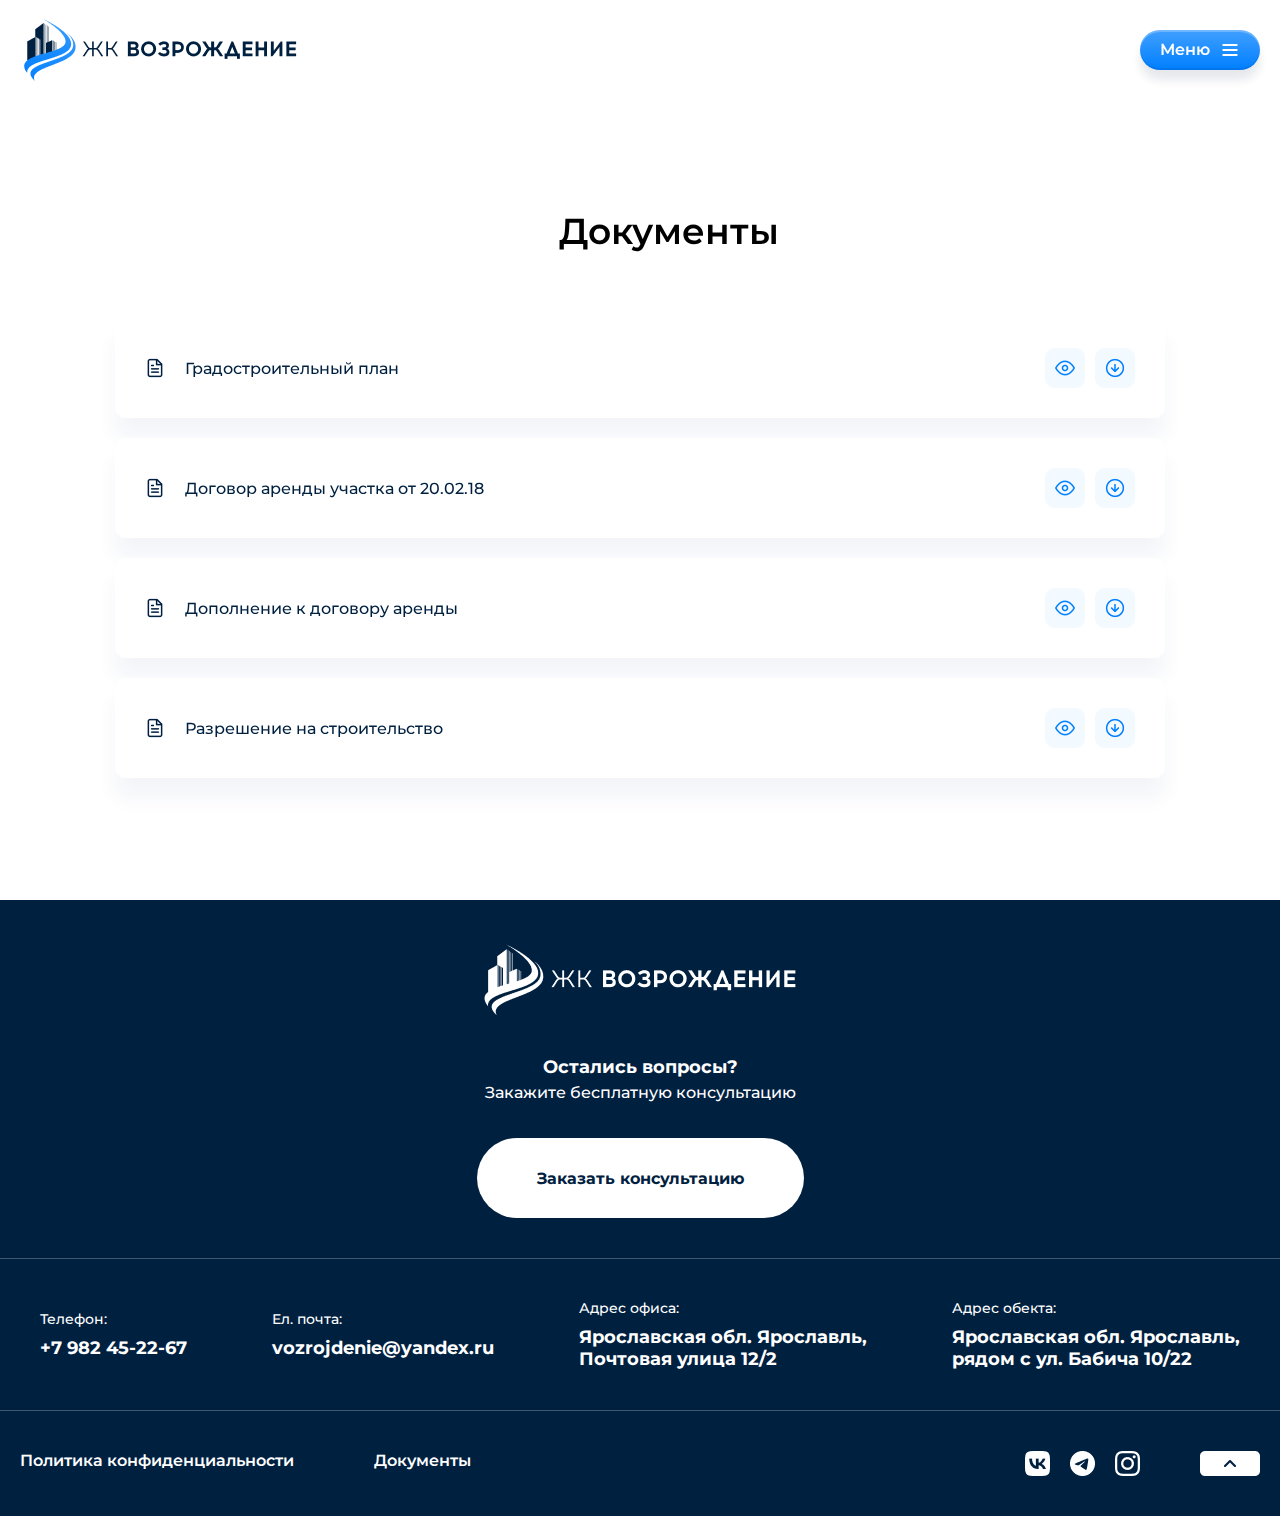
<file: document.html>
<!DOCTYPE html>
<html lang="en">
<head>
    <meta charset="UTF-8">
    <meta http-equiv="X-UA-Compatible" content="IE=edge">
    <meta name="viewport" content="width=device-width, initial-scale=1.0">
    <link rel="stylesheet" href="css/document.css">
    <link rel="stylesheet" href="css/reset.css">
    <link rel="stylesheet" href="css/media.css">
    <title>Документы</title>
</head>
<body>
    <header class="header">
        <div class="container">
            <div class="header__top">
                <a href = "index.html"><img src="./img/header/header-logo.png" alt="LOGO"></a>
               <nav class="nav open">
                <ul class = "nav-list">
                    <a href="aboutCompany.html"><li class = "link-items">О компании</li></a>  
                    <a href="news.html"><li class = "link-items">Новости</li></a>    
                    <a href="document.html"><li class = "link-items">Документы</li></a>    
                    <a href="#!"> <li class = "link-items">Контакты</li></a>   
                </ul>
                <div class="wrapper-dropdown-mobile">
                    <div class="dropdown">
                        <button class="nav__btn" id="openMobileNav">
                            Меню
                            <img src="./img/mobile/header-btn.png" alt="">
                        </button>
                        <div class="dropdown-content">
                          <a href="#">О компании</a>
                          <a href="#">Новости</a>
                          <a href="#">Документы</a>
                          <a href="#">Контакты</a>
                        </div>
                      </div>
                </div>
               </nav>
               <div class="header__tel__content">
                    <div class="header__content__tel__block">
                        <a href=”tel:+798245-22-67”>+7 982 45-22-67</a>
                        <p class = "info__job__graphic">Пн-Пт. с 8:00 до 19:00</p>
                    </div>
                    <img class = "icon-tg" src="./img/header/icon-telegram-header.png" alt="">
               </div>
            </div>
            <div class="header__main__content">
                <div class="header__title title">Документы</div>
                <div class="header__document__blocks">
                    <div class="header__document__block__1">
                       <div class="header__document__content__block__1">
                        <img src="./img/header/document-icon.png" alt="doc">
                        <div class="header__document__text__1">Градостроительный план</div>
                        <div class="header__buttons">
                            <button class="views">
                                <img src="./img/header/view-btn.png" alt="">
                            </button>
                            <button class="download">
                                <img src="./img/header/download-btn.png" alt="">
                            </button>
                        </div>
                       </div>
                    </div>
                    <div class="header__document__block__1">
                        <div class="header__document__content__block__1">
                         <img src="./img/header/document-icon.png" alt="doc">
                         <div class="header__document__text__1">Договор аренды участка от 20.02.18</div>
                         <div class="header__buttons">
                             <button class="views">
                                 <img src="./img/header/view-btn.png" alt="">
                             </button>
                             <button class="download">
                                 <img src="./img/header/download-btn.png" alt="">
                             </button>
                         </div>
                        </div>
                     </div>
                     <div class="header__document__block__1">
                        <div class="header__document__content__block__1">
                         <img src="./img/header/document-icon.png" alt="doc">
                         <div class="header__document__text__1">Дополнение к договору аренды</div>
                         <div class="header__buttons">
                             <button class="views">
                                 <img src="./img/header/view-btn.png" alt="">
                             </button>
                             <button class="download">
                                 <img src="./img/header/download-btn.png" alt="">
                             </button>
                         </div>
                        </div>
                     </div>
                     <div class="header__document__block__1">
                        <div class="header__document__content__block__1">
                         <img src="./img/header/document-icon.png" alt="doc">
                         <div class="header__document__text__1">Разрешение на строительство</div>
                         <div class="header__buttons">
                             <button class="views">
                                 <img src="./img/header/view-btn.png" alt="">
                             </button>
                             <button class="download">
                                 <img src="./img/header/download-btn.png" alt="">
                             </button>
                         </div>
                        </div>
                     </div>
                </div>
            </div>
        </div>
    </header>


    <footer class="footer">
        <div class="container">
            <div class="footer__block__1">
                <a href = "index.html"><img src="./img/footer/footer-logo.png" alt="LOGO"></a>
                     <div class="footer__question">
                        <div class="footer__content__1">
                            <div class="footer__title__1">Остались вопросы?</div>
                            <div class="footer__text__1">Закажите бесплатную консультацию</div>
                        </div>
                        <button class="footer-btn">Заказать консультацию</button>
                </div>
            </div>
        </div>
            <hr class = "line-footer-1">
            <div class="container__40">
            <div class="footer__block__2">
                <div class="footer__contact">
                    <div class="footer__telephone">
                        <p class="small">Телефон:</p>
                        <p class="big">+7 982 45-22-67</p>
                    </div>
                    <div class="footer__mail">
                        <p class="small">Ел. почта:</p>
                        <p class="big">vozrojdenie@yandex.ru</p>
                    </div>
                    <div class="footer__adress">
                        <p class="small">Адрес офиса:</p>
                        <p class="big">Ярославская обл. Ярославль,<br> Почтовая улица 12/2</p>
                    </div>
                    <div class="footer__object">
                        <p class="small">Адрес обекта:</p>
                        <p class="big">Ярославская обл. Ярославль,<br> рядом с ул. Бабича 10/22</p>
                    </div>
                </div>
            </div>
       </div>
       <hr class = "line-footer-1">
       <div class="container">
       <div class="footer__block__3">
       <div class="footer__content__block__3">
        <p class = "footer__block__3__text">Политика конфиденциальности</p>
        <p class = "footer__block__3__text">Документы</p>
       </div>
       <div class="footer-nav">
        <div class="footer-wrapper-nav-img">
        <img src="./img/footer/icon-1.png" alt="VKontakte">
        <img src="./img/footer/icon-2.png" alt="Telegram">
        <img src="./img/footer/icon-3.png" alt="Instagram">
    </div>
        <button class = "footer-up-button">
            <img src="./img/footer/footer-btn.png" alt="Up-btn">
        </button>
      
       </div>
        </div>
    </div>
</div>
    </footer>
    <script src = "./js/main.js"></script>
</body>
</html>
</file>
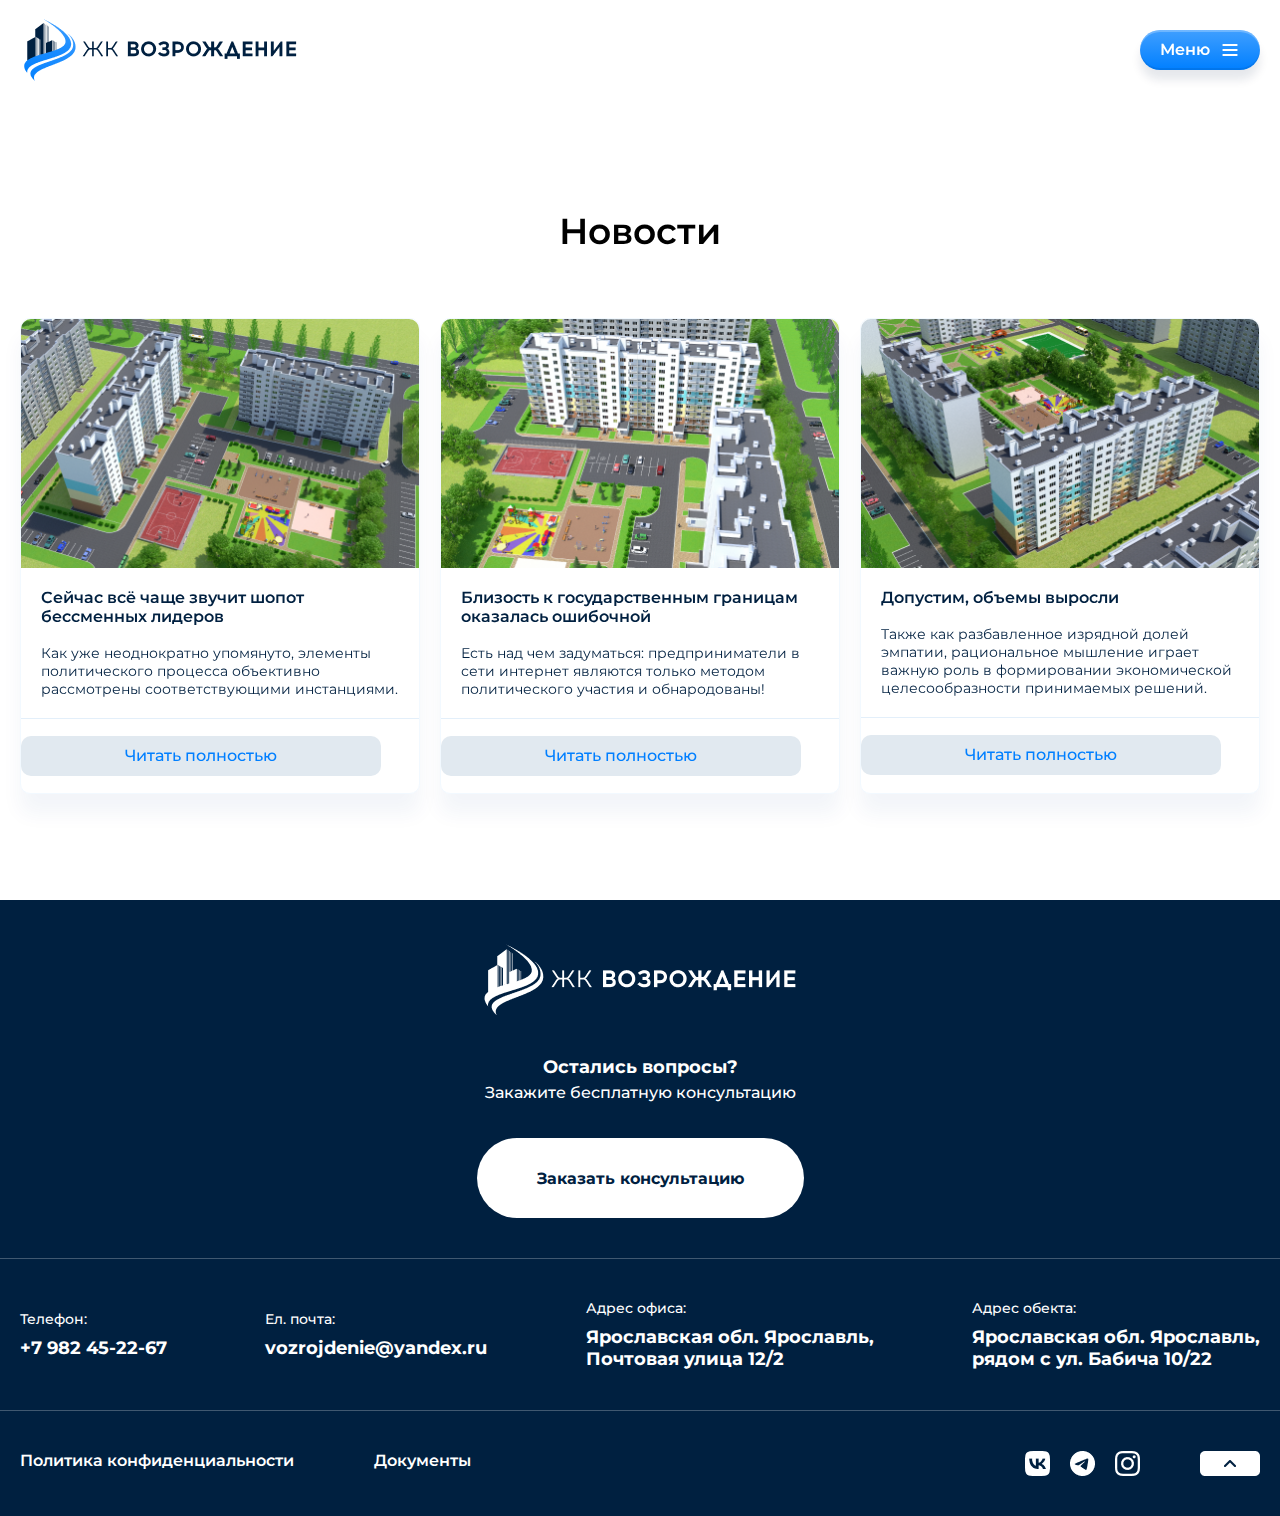
<file: news.html>
<!DOCTYPE html>
<html lang="en">
<head>
    <meta charset="UTF-8">
    <meta http-equiv="X-UA-Compatible" content="IE=edge">
    <meta name="viewport" content="width=device-width, initial-scale=1.0">
    <link rel="stylesheet" href="css/news.css">
    <link rel="stylesheet" href="css/reset.css">
    <link rel="stylesheet" href="css/media.css">
    <title>Новости</title>
</head>
<body>
    <header class="header">
        <div class="container">
            <div class="header__top">
                <a><img src="./img/header/header-logo.png" alt="LOGO"></a>
               <nav class="nav open">
                <ul class = "nav-list">
                    <a href="aboutCompany.html"><li class = "link-items">О компании</li></a>  
                    <a href="news.html"><li class = "link-items">Новости</li></a>    
                    <a href="document.html"><li class = "link-items">Документы</li></a>    
                    <a href="#!"> <li class = "link-items">Контакты</li></a>   
                </ul>
                <div class="wrapper-dropdown-mobile">
                    <div class="dropdown">
                        <button class="nav__btn" id="openMobileNav">
                            Меню
                            <img src="./img/mobile/header-btn.png" alt="">
                        </button>
                        <div class="dropdown-content">
                          <a href="#">О компании</a>
                          <a href="#">Новости</a>
                          <a href="#">Документы</a>
                          <a href="#">Контакты</a>
                        </div>
                      </div>
                </div>
               </nav>
               <div class="header__tel__content">
                    <div class="header__content__tel__block">
                        <a href=”tel:+798245-22-67”>+7 982 45-22-67</a>
                        <p class = "info__job__graphic">Пн-Пт. с 8:00 до 19:00</p>
                    </div>
                    <img class = "icon-tg" src="./img/header/icon-telegram-header.png" alt="">
               </div>
            </div>
            <div class="header__main__content">
                <div class="header__title title">Новости</div>
                <div class="header__news__block">
                    <div class="header__news__1">
                        <img class = "header-img-news" src="./img/header/news-1.png" alt="">
                        <div class="header__content__text">
                            <div class="news__title">Сейчас всё чаще звучит шопот бессменных лидеров</div>
                            <p class = "news__text"><br>Как уже неоднократно упомянуто, элементы политического процесса объективно рассмотрены соответствующими инстанциями.</p>
                        </div>
                        <hr>
                        <button class = "header-btn-news-1">Читать полностью</button>
                    </div>
                    <div class="header__news__1">
                        <img class = "header-img-news" src="./img/header/news-2.png" alt="">
                        <div class="header__content__text">
                            <div class="news__title">Близость к государственным границам оказалась ошибочной</div>
                            <p class = "news__text"><br>Есть над чем задуматься: предприниматели в сети интернет являются только методом политического участия и обнародованы!</p>
                        </div>
                        <hr>
                        <button class = "header-btn-news-1">Читать полностью</button>
                    </div>
                    <div class="header__news__1">
                        <img class = "header-img-news" src="./img/header/news-3.png" alt="">
                        <div class="header__content__text">
                            <div class="news__title">Допустим, объемы выросли</div>
                            <p class = "news__text"><br>Также как разбавленное изрядной долей эмпатии, рациональное мышление играет важную роль в формировании экономической целесообразности принимаемых решений.</p>
                        </div>
                        <hr>
                        <button class = "header-btn-news-1">Читать полностью</button>
                    </div>
                </div>
            </div>
        </div>
    </header>


    <footer class="footer">
        <div class="container">
            <div class="footer__block__1">
                <a href = "index.html"><img src="./img/footer/footer-logo.png" alt="LOGO"></a>
                     <div class="footer__question">
                        <div class="footer__content__1">
                            <div class="footer__title__1">Остались вопросы?</div>
                            <div class="footer__text__1">Закажите бесплатную консультацию</div>
                        </div>
                        <button class="footer-btn">Заказать консультацию</button>
                </div>
            </div>
        </div>
            <hr class = "line-footer-1">
            <div class="container">
            <div class="footer__block__2">
                <div class="footer__contact">
                    <div class="footer__telephone">
                        <p class="small">Телефон:</p>
                        <p class="big">+7 982 45-22-67</p>
                    </div>
                    <div class="footer__mail">
                        <p class="small">Ел. почта:</p>
                        <p class="big">vozrojdenie@yandex.ru</p>
                    </div>
                    <div class="footer__adress">
                        <p class="small">Адрес офиса:</p>
                        <p class="big">Ярославская обл. Ярославль,<br> Почтовая улица 12/2</p>
                    </div>
                    <div class="footer__object">
                        <p class="small">Адрес обекта:</p>
                        <p class="big">Ярославская обл. Ярославль,<br> рядом с ул. Бабича 10/22</p>
                    </div>
                </div>
            </div>
       </div>
       <hr class = "line-footer-1">
       <div class="container">
       <div class="footer__block__3">
       <div class="footer__content__block__3">
        <p class = "footer__block__3__text">Политика конфиденциальности</p>
        <p class = "footer__block__3__text">Документы</p>
       </div>
       <div class="footer-nav">
        <div class="footer-wrapper-nav-img">
        <img src="./img/footer/icon-1.png" alt="VKontakte">
        <img src="./img/footer/icon-2.png" alt="Telegram">
        <img src="./img/footer/icon-3.png" alt="Instagram">
        </div>
        <button class = "footer-up-button">
            <img src="./img/footer/footer-btn.png" alt="Up-btn">
        </button>
       </div>
        </div>
    </div>
</div>
    </footer>
    <script src = "./js/main.js"></script>
</body>
</html>
</file>
<file: css/media.css>
@media (max-width:1854px){
    .container{
        padding: 0px 160px;
    }
    .container__40{
        padding:0px 160px;
    }
    .blue__line{
        left: 308px;
    }
}
@media (max-width:1526px){
    .container{
        padding: 0px 80px;
    }
    .blue__line{
        left: 228px;
    }
    .container__40{
        padding:0px 80px;
    }
}

@media(max-width:1367px){
    .container{
        padding: 0px 20px;
    }
    .blue__line{
        left: 168px;
    }
    .container__40{
        padding:0px 40px;
    }
}

@media(max-width:1295px){
    .main__block__1{
        flex-direction: column;
        gap:1px;
    }
    .liter__1 {
        margin-top: 0px;
        padding: 20px 20px;
    }
    .header__main__content{
        display: flex;
        flex-direction: column;
    }
}
@media (max-width:1700px){
    .nav-list{
        display: none;
    }
    .header__tel__content{
        display: none;
    }
    .wrapper-dropdown-mobile{
        display: block;
    }

    .nav.open .nav-list{
        position: fixed;
        top: 0;
        bottom: 0;
        left:0;
        right: 0;
    }
}

@media (max-width:1600px){
    .footer__block__1 {
        flex-direction: column;
        gap: 20px;
    }

    .footer__question {
        flex-direction: column;
        gap: 20px;
    }

    .footer-container{
        padding: 0px 84px;
    }

    .footer-container__2{
        padding: 0px 160px
    }

    .footer-container__3{
        padding: 0px 160px;
      }

  
}

@media (max-width:1270px){
    .footer-container__2{
        padding: 0px 80px
    }

    .footer-container__3{
        padding: 0px 80px;
      }
}

@media (max-width:1120px){
    .footer-container__2{
        padding: 0px 40px;
    }

    .footer-container__3{
        padding: 0px 40px;
      }

    .footer__contact{
        flex-direction: column;
        gap:40px;
    }
    .footer__telephone{
        width: 286px;
    }
    .footer__mail{
        width: 286px;
    }
}

@media (max-width: 860px){
    .footer__block__3{
        flex-direction: column;
        gap:40px;
    }

    

    .nav {
        justify-content: space-between;
    }

    .footer-nav{
        justify-content: space-between;
    }

    .footer__content__block__3 {
        justify-content: space-between;
        gap:0px;
    }
   .footer__block__4__text{
    margin-left: 64px;
   }
   
}



/*  DOCUMENTS ADPT */

@media(max-width:920px){
    .header__document__text__1 {
        max-width: 550px;
    }
    .header__document__blocks {
        padding-top: 40px;
    }
}

@media(max-width:780px){
    .header__document__text__1 {
        max-width: 350px;
    }
    .header__title {
        max-width: 220px;
    }
}


@media(max-width:600px){
    .header__document__text__1 {
        max-width: 220px;
    }
    .footer__contact{
        align-items: unset;
    }
}


/* NEWS ADPT */

@media(max-width:745px){
    .header__news__block {
        padding-top: 40px;
        padding-bottom: 180px;
        flex-direction: column;
        gap:20px;
    }
    .header__news__1 {
    max-width: 440px;
    }
    .header-img-news {
    min-width: 440px;
    }
}

@media(max-width:1000px){
    .header__content__text {
        width: 400px;
        margin: 20px 20px;
    }
    .header-btn-news-1 {
        width: 400px;
        margin: 20px 20px;
    }
}

/*  COMPANY ADPT */

@media(max-width:800px){
    .aboutCompany{
        min-height: 520px;
    }
}

@media(max-width:481px){
    .none1{
        display: block;
    }
    .aboutCompany{
        padding-top: 40px;
    }
}

/* INDEX ADTP */

@media(max-width:1330px){
    .apartment__content {
        flex-direction: column;
        margin-top: 40px;
        align-items:center;
    }
    .apartment__content__block__2 {
        background: #FFFFFF;
        margin: 0px 40px 40px 40px;
        max-width: 440px;
    }
}

@media(max-width:1215px){
    .benefits__content {
       flex-wrap:wrap;
        gap: 40px;
        margin-top: 60px;
    }
    .benefits__content__down {
        flex-wrap:wrap;
    }
    
}

@media(max-width:850px){
    .apartment__layout {
        padding-top: 120px;
    }
}

@media(max-width:850px){
    .gallery__photo {
        padding-top: 120px;
    }
    .gallery__title__next__section {
        margin-top: 120px;
        padding-bottom: 40px;
    }
}

@media(max-width:1000px){
    .gallery__photo > .container{
        padding: 0px 0px;
    }
}

@media(max-width:850px){
    .benefits__of__living {
        background: #E5E5E5;
        padding-top: 120px;
    }
    .benefits__content {
        flex-wrap:nowrap;
        flex-direction: column;
         gap: 20px;
         margin-top: 60px;
     }
     .benefits__content__down {
        flex-direction: column;
         flex-wrap:wrap;
         gap:20px;
     }
     .benefits__Wrapper{
        display: flex;
        flex-direction: column;
        gap:0px;
        align-items:center;
    }
    .header{
        min-height: 100vh;
        background-image: url(./../img/mobile/mobile-header-bg.png);
        background-size: cover;
        background-position: center center;
        color: #002040;
    }
}

@media(max-width:780px){
    .header__title {
        max-width: 440px;
        font-size: 36px;
        font-weight: 500;
        line-height: 43.88px;
        margin-top: 209px;
        text-align: center;
        margin: 0px auto;
        margin-top: 40px;
    }
    .mobile-img-header{
        display: block;
        margin: 0px auto;
    }
    .blue{
        position: relative;
    }
    .blue__line{
        position: absolute;
        top: 40px;
        left:0;
    }
}

@media (max-width:720px){
    .header__button{
        flex-direction: column;
        align-items:center;
        margin-top: 20px;
    }
    .btn__left {
    justify-content: center;
    align-items: center;
    width: 440px;
    height: 80px;
    }
    .btn__right {
        width: 440px;
    }
}


@media(max-width:1050px){
    .wrapper__why {
        display: flex;
        flex-direction: column;
        padding-top: 40px;
    }
    .why__right__block__content {
        padding: 40px 40px;
        text-align: center;
    }
    .partners__content {
        flex-wrap: wrap;
        margin:40px;
        gap: 20px;
    }
    .partners {
        padding-top: 100px;
        padding-bottom: 160px;
        background: #E5E5E5;
    }
}

/* SECTION CONSTRUCTION */
@media(max-width:850px){
    .construction {
        padding-top: 120px;
    }
    
}


/* SECTION GPS  */

@media(max-width:1000px){
    .img-map{
        display: none;
    }
    .mobile-map{
        margin-top: 40px;
        display:block;
        text-align: center;
    }
    .gps {
        display:flex;
        flex-direction: column;
        align-items:center;
        background: #E5E5E5;
        padding-top: 120px;
        text-align: center;
    }
}

/* section GRAPH JOB */

@media(max-width:1000px){
    .schedule__job > .container{
        padding: 0px 0px;
    }
    .schedule__job {
        background: #E5E5E5;
        padding-top: 120px;
    }
    .schedule__title {
        text-align: center;
    }
}

/* SECTION WHY  */

@media(max-width:1000px){
    .why__right__block__content {
        padding: 120px 0px;
    }
    .why__buy__question__right__block {
        margin-left: 0px;
    }
}

/* SECTION REVIEWS CLIENTS */

@media(max-width:1097px){
    .reviews__clients {
        overflow-x: hidden;
        padding-top: 120px;
    }
    .reviews__info__1{
        min-width: 400px;
    }
    .reviews__info__2{
        min-width: 400px;
    }
    .reviews__content {
        gap: 20px;
        margin-top: 40px;
    }
    .reviews__title {
        max-width: 440px;
    }
}
</file>
<file: css/main.css>
@import "/css/reset.css";

@import url('https://fonts.googleapis.com/css2?family=Montserrat:wght@400;500;600;700&display=swap');

 
 /* font-family: 'Montserrat', sans-serif; */

body{
    font-family: 'Montserrat', sans-serif;
}

.header{
    min-height: 100vh;
    background-image: url(./../img/header/Bg.png);
    background-size: cover;
    background-position: center center;
    color: #002040;
}

.none{
    display: none;
}

.container {
    padding: 0px 320px;
}
.header__top {
        display: flex;
        padding: 15px 0px;
        align-items: center;
        justify-content: space-between;
}

.nav-list {
    display: flex;
    column-gap: 60px;
}

.nav-list > a {
    font-size: 16px;
    font-weight: 500;
    color:#002040;
}

.link-items:hover{
    border-radius: 3px;
    box-shadow: 5px 5px 5px #3a7999;
	color: #3a7999;
	background: rgba(0,0,0,0);
}

.header__tel__content  {
    display: flex;
    flex-direction: row;
    align-items: center;
}

.header__content__tel__block > a{
    font-size: 18px;
    font-weight: 600;
    color:#002040;
}


.icon-tg{
    margin-top: 15px;
}

.header__title {
    max-width: 730px;
    font-size: 44px;
    font-weight: 700;
    line-height: 53px;
    margin-top: 209px;
}

.blue__line{
    position: absolute;
    left: 468px;
    top: 354.53px;
}

.blue{
    color: #007FFF;
}

.header__button {
    display: flex;
    flex-direction: row;
    gap: 10px;
    margin-top: 40px;
}
.btn__left {
    display: flex;
    padding: 30px 60px;
    gap: 25px;
    width: 326px;
    height: 80px;
    font-size: 16px;
    font-weight: 700;
    background: linear-gradient(#409FFF, #007FFF);
    border-radius: 80px;
}

.btn__left > a {
    color: #FFFFFF;
}

.btn__right {
    padding: 30px 60px;
    width: 336px;
    height: 80px;
    font-size: 16px;
    font-weight: 700;
    color: #FFFFFF;
    border-radius: 80px;
    border: 1px solid #002040;
    color: #002040;
}

/* BENEFINTS SECTION */

.benefits__of__living {
    background: #E5E5E5;
    padding-top: 161px;
}

.benefits__Wrapper{
    display: flex;
    flex-direction: column;
    gap:40px;
}

.benefits__title {
    text-align: center;
    font-size: 36px;
    font-weight: 600;
    color: #002040;
}
.benefits__content {
    display: flex;
    flex-direction: row;
    gap:40px;
    margin-top: 60px;
}

.benefits-img__1{
    width: 80px;
    height: 80px;
}

.wrapper__benefits__blocks{

    display: flex;
    flex-direction: column;
    column-gap: 10px;
    align-items:center;
}

.benefits__block__1 {
    padding-top: 120px;
    text-align: center;
    border-radius: 20px;
    width: 400px;
    height: 400px;
    background-image: url(./../img/benefits-section/benefits-img__1.png);
    background-size: cover;
    background-position: center center;
}

.benefits-img__1{}

.text {
    text-align: center;
    font-size: 24px;
    font-weight: 600;
    color: #FFFFFF;
    cursor: pointer;
}

.benefits__content__down{
    display: flex;
    gap:40px;
    margin-top: 40px;
}


.benefits__block__2{
    padding-top: 120px;
    text-align: center;
    border-radius: 20px;
    width: 400px;
    height: 400px;
    background-image: url(./../img/benefits-section/benefits-img__2.png);
    background-size: cover;
    background-position: center center;
}

.benefits__block__3{
    position: relative;
    padding-top: 120px;
    text-align: center;
    border-radius: 20px;
    width: 400px;
    height: 400px;
    background-image: url(./../img/benefits-section/benefits-img__3.jpg);
    background-size: cover;
    background-position: center center;
}

.benefits__block__4{
    padding-top: 120px;
    text-align: center;
    border-radius: 20px;
    width: 400px;
    height: 400px;
    background-image: url(./../img/benefits-section/benefits-img__4.jpeg);
    background-size: cover;
    background-position: center center;
}

.benefits__block__5{
    padding-top: 120px;
    text-align: center;
    border-radius: 20px;
    width: 400px;
    height: 400px;
    background-image: url(https://interiorsroom.ru/wp-content/uploads/neobichnoe-oformlenie-doma-01.jpg);
    background-size: cover;
    background-position: center center;
}

.benefits__block__6{
    padding-top: 120px;
    text-align: center;
    border-radius: 20px;
    width: 400px;
    height: 400px;
    background-image: url(https://www.npk-photonica.ru/upload/iblock/105/105ff6816905a07be67185c8038f0fd7.jpeg);
    background-size: cover;
    background-position: center center;
}

/* GPS SECTION */


.gps {
    background: #E5E5E5;
    padding-top: 160px;
    text-align: center;
}
.gps__title {
    font-size: 36px;
    font-weight: 600;
}

.img-map{
    margin-top: 60px;
}

 /* SECTION CONSTRUCTION */

 .construction {
    overflow-x: hidden;
    background: #E5E5E5;
    padding-top: 160px;
}

.construction__title {
    text-align: center;
    font-size: 36px;
    font-weight: 600;
}
.construction__switch {
    display: flex;
    flex-direction: row;
    justify-content: space-between;
    align-items: center;
    text-align: center;
    padding: 10px;
    gap: 10px;   
    width: 1280px;
    margin-top: 40px;
    background:  #FFFFFF;
    box-shadow: 0px 20px 20px rgba(0, 63, 128, 0.05);
    border-radius: 92px;
}
.consturction-btn {
    padding: 15px 20px;
    gap: 5px;    
    width: 307px;
    height: 72px;
    font-size: 16px;
    font-weight: 700;
    background: linear-gradient(#409FFF, #007FFF);
    border-radius: 80px;
    color: #FFFFFF;
}

#gray {
    background: #F2F2F2;
    color: #BFBFBF;
}

#gray2 {
    color: #BFBFBF;
}


.september-december {
    font-size: 14px;
    font-weight: 500;
    color: #FFFFFF;
}


.slider {
    min-width: 480px;
    padding: 40px 0px;
}


/* SECTION SCHEDULE */

.schedule__job {
    background: #E5E5E5;
    padding-top: 152px;
}

.schedule__title {
    max-width: 518px;
    margin: 0 auto;
    font-size: 36px;
    font-weight: 600;
    color: #002040;
}

.img-table{
    margin-top: 60px;
}


/* SECTION APARTMENT LAYOUT */

.apartment__layout {
    background: #E5E5E5;
    padding-top: 160px;
}

.apartment__layout__title {
    text-align: center;
    font-size: 36px;
    font-weight: 600;
    color:#002040;
    
}

.apartment__content {
    display: flex;
    text-align: center;
    margin-top: 60px;
    background: #FFFFFF;
    box-shadow: 0px 20px 20px rgba(0, 63, 128, 0.05);
    border-radius: 20px;
}
.apartment__content__block__1 {
    padding: 40px;
}
.apartment__content__block__2 {
    max-width: 580px;
    margin: 40px 40px;
    background: #F2F9FF;
    border-radius: 10px;
}

.apartment__switch{
    display: flex;
    text-align: center;
    padding: 10px;
    gap: 10px;   
    margin: 40px 40px 0px 40px;
    background:  #FFFFFF;
    box-shadow: 0px 20px 20px rgba(0, 63, 128, 0.05);
    border-radius: 92px;
}

#blue {
    color : #007FFF;
}

.apartment-btn{
    padding: 15px 20px;
    gap: 5px;    
    width: 307px;
    height: 72px;
    font-size: 16px;
    font-weight: 700;
    border-radius: 80px;
    color: #FFFFFF;
    background: #F2F9FF;
}


.apartment__content__title {
    margin-top: 40px;
    font-size: 24px;
    font-weight: 600;
    color: #002040;
}
.apartment__content__sub__title {
    font-size: 36px;
    font-weight: 600;
    color: #002040;
}

.apartment-btn-2{
    margin-top: 20px;
    width: 301px;
    height: 80px;
    font-size: 16px;
    font-weight: 700;
    background: linear-gradient(#409FFF, #007FFF);
    border-radius: 80px;
    color: #FFFFFF;
    
}

/* SECTION GALLERY */

.gallery__photo {
    background: #E5E5E5;
    padding-top: 160px;
}

.gallery__title {
    text-align: center;
    font-size: 36px;
    font-weight: 600;
    color:#002040;
}

.gallery__view__photo{
    display: flex;
    gap:40px;
    margin-top: 70px;
}

.gallery__title__next__section{
    margin-top: 160px;
    padding-bottom: 60px;
    font-size: 36px;
    font-weight: 600;
    color:#002040;
    text-align: center;
}

/* SECTOPN WHY__BUY */


.why__title {
    font-size: 24px;
    font-weight: 600;
    color:#002040
}

.why-img{
    width: 90px;
    height: 90px;
}

.why__text {
    font-size: 16px;
    font-weight: 400;
    color:#002040;
    margin-top: 10px;
}

.why__block{
    display: flex;
    max-width: 840px;
    background: #F2F9FF;
    border-radius: 20px;
    margin-bottom: 20px;
}

.why__block:last-child {
    margin-bottom: 40px;
}

.wrapper__why{
    display: flex;
    padding-top: 40px;
}

.block__content{
    display: flex;
    gap:20px;
    padding: 40px 40px;
}

.why__buy__question__right__block {
    max-width: 440px;
    height: 550px;
    background: #F2F9FF;
    border-radius: 20px;
    margin-left: 80px;
}
.why__right__block__content {
    padding: 138px 40px;
    text-align: center;
}

.right__text {
    font-size: 18px;
    font-weight: 500;
    color:#002040;
    margin-top: 20px;

}
.right__number {
    margin-top: 20px;
}

.why-btn{
    margin-top: 30px;
     width: 301px;
    height: 80px;
    font-size: 16px;
    font-weight: 700;
    background: linear-gradient(#409FFF, #007FFF);
    border-radius: 80px;
    color: #FFFFFF;
}

/* SECTOPN REVIEWS CLIENTS */

.reviews__clients{
    background: #E5E5E5;
    padding-top: 160px;
}

.reviews__title{
    font-size: 36px;
    font-weight: 600;
    color:#002040;
    text-align: center;
}

.reviews__content {
    display: flex;
    flex-direction: row;
    justify-content: center;
    align-items: flex-start;
    padding: 0px;
    gap: 40px;
    margin-top: 60px;
    background: #E5E5E5;
}

.reviews__info__1{
    max-width: 620px;
    display: flex;
    flex-direction: column;
    align-items: flex-start;
    padding: 40px;
    gap: 20px;
    background: #FFFFFF;
    opacity: 0.25;
    box-shadow: 0px 20px 20px rgba(0, 63, 128, 0.05);
    border-radius: 20px;
}

.reviews__content__block__1 {
    display: flex;
    flex-direction: row;
    align-items: center;
    padding: 0px;
    gap: 20px;
}
.reviews__title__block__1 {
    font-size: 18px;
    font-weight: 600;
    color:#002040;
}

.reviews__title__block__1 > p{
    font-size: 16px;
    font-weight: 400;
    color:#002040;
}

.reviews__info__2 {
    max-width: 620px;
    display: flex;
    flex-direction: column;
    align-items: flex-start;
    padding: 40px;
    gap: 20px;   
    background: #FFFFFF;
    box-shadow: 0px 20px 20px rgba(0, 63, 128, 0.05);
    border-radius: 20px;
}

/* PARTNERS SECTION */

.partners__content{
    max-width: 1280px;
    display: flex;
    flex-direction: row;
    align-items: flex-start;
    margin-top: 60px;
    gap:40px;
}

.partners__block__content__1{
    background: #FFFFFF;
    box-shadow: 0px 20px 20px rgba(0, 63, 128, 0.05);
    border-radius: 20px;
}

.img-partners{
    padding: 40px 40px;
}

.partners{
    padding-top: 160px;
    padding-bottom: 200px;
    background: #E5E5E5;
}

.partners__title{
    font-size: 36px;
    font-weight: 600;
    color:#002040;
    text-align: center;
}

/* FOOTER */

.footer {
    padding-top: 40px;
    background: #002040;
}

.footer__block__1 {
    display: flex;
    flex-direction: row;
    justify-content: space-between;
    align-items: center;
    gap: 290px;
    padding-bottom: 40px;
}

.footer__question{
   display: flex;
   gap:30px;
}

.footer__content__1{
    display: flex;
    flex-direction: column;
    align-items: center;
    padding: 16px 0px;
    gap: 5px;
}


.footer__title__1{
    font-size: 18px;
    font-weight: 700;
    text-align: center;
    color: #FFFFFF;
}

.footer__text__1 {
    white-space: pre;
    font-size: 16px;
    font-weight: 500;
    color: #FFFFFF;
}

.footer-btn{
    width: 327px;
    height: 80px;
    font-size: 16px;
    font-weight: 700;
    background: #FFFFFF;
    border-radius: 80px;
    color:#002040;
}

.line-footer-1 {
    border: none;
    background: rgba(255, 255, 255, 0.25);
    height: 1px;
    width: 100%;
}

.footer__block__2 {
    padding: 40px 0px;
}
.footer__contact {
    display: flex;
    justify-content: space-between;
    align-items: center;
}

.small {
    font-size: 14px;
    font-weight: 500;
    color: white;  
}
.big { 
    margin-top: 9px;
    font-size: 18px;
    font-weight: 700;
    color: white;
}

.footer__block__3{
    display: flex;
    flex-direction: row;
    justify-content: space-between;
    padding: 40px 0px;
}

.footer__content__block__3 {
    display: flex;
    flex-direction: row;
    gap:80px;
    max-width: 1280px;
}
.footer__block__3__text {
    font-size: 16px;
    font-weight: 600;
    color: #FFFFFF;
}

.footer-nav{
    display: flex;
    flex-direction: row;
    gap:20px;
}

.footer-up-button{
    margin-left: 40px;
}

.footer-wrapper-nav-img{
    display: flex;
    flex-direction: row;
    gap:20px;
}


.nav__btn{
    display: flex;
    flex-direction: row;
    justify-content: center;
    align-items: center;
    padding: 10px 20px;
    gap: 10px;
    background: linear-gradient(180deg, #409FFF 0%, #007FFF 100%);
    box-shadow: 0px 10px 10px rgba(0, 32, 64, 0.1), inset 0px 2px 0px rgba(255, 255, 255, 0.25), inset 0px -2px 0px rgba(0, 32, 64, 0.1);
    border-radius: 79px;   
    font-weight: 600;
    font-size: 16px;
    line-height: 20px;
    color: #FFFFFF;   
}

.wrapper-dropdown-mobile{
    display: none;
}

.dropdown {
    position: relative;
    display: inline-block;
  }

  .dropdown-content {
    display: none;
    position: absolute;
    background-color: #f1f1f1;
    min-width: 100px;
    box-shadow: 0px 8px 16px 0px rgba(0,0,0,0.2);
    z-index: 1;
    
  }

  .dropdown-content a {
     font-size: 16px;
    font-weight: 500;
    color:#002040;
    color: black;
    padding: 12px 16px;
    text-decoration: none;
    display: block;
    background: linear-gradient(180deg, #b8d8f8 0%, #646464 100%);
    box-shadow: 0px 10px 10px rgba(0, 32, 64, 0.1), inset 0px 2px 0px rgba(255, 255, 255, 0.25), inset 0px -2px 0px rgba(0, 32, 64, 0.1);
    border-radius: 79px; 

  }

  .dropdown:hover .dropdown-content {display: block;}

  /* Кнопка, используемая для открытия контактной формы-фиксируется в нижней части страницы */
.open-button {
    background-color: #555;
    color: white;
    padding: 16px 20px;
    border: none;
    cursor: pointer;
    opacity: 0.8;
    position: fixed;
    bottom: 23px;
    right: 28px;
    width: 280px;
  }
  
  /* Всплывающая форма-скрыта по умолчанию */
  .form-popup {
    display: none;
    position: fixed;
    bottom: 0;
    right: 15px;
  }
  
  /* Добавление стилей в контейнер форм */
  .form-container {
    max-width: 510px;
    padding: 60px;
    background: #FFFFFF;
    box-shadow: 0px 20px 20px rgba(0, 63, 128, 0.05);
    border-radius: 20px;
  }

  .form-container > h1 {
    text-align: center;
    font-size: 24px;
    font-weight: 600;
    color:#002040;
  }

  .form-container > h2 {
    text-align: center;
    font-size: 18px;
    font-weight: 400;
    color:#002040;
    margin-top: 20px;
  }

  .wrapper-label-input{
    margin-top: 40px;
  }
  
  /* Поля ввода полной ширины */
  .form-container input[type=text], .form-container input[type=tel] {
    width: 100%;
    padding: 15px;
    margin: 5px 0 22px 0;
    border: none;
    background: #f1f1f1;
    background: #FFFFFF;
    border: 1px solid #F2F2F2;
    border-radius: 10px;
  }
  
  /* Когда входы получают фокус, сделайте что-нибудь */
  .form-container input[type=text]:focus, .form-container input[type=tel]:focus {
    background-color: #ddd;
    outline: none;
  }
  
  /* Установите стиль для кнопки отправить/кнопка */
  .form-container .btn {
    display: flex;
    flex-direction: row;
    justify-content: center;
    align-items: center;
    padding: 30px 60px;
    gap: 25px;
    width: 390px;
    height: 80px;
    background: linear-gradient(180deg, #409FFF 0%, #007FFF 100%);
    box-shadow: 0px 10px 10px rgba(0, 32, 64, 0.1), inset 0px 2px 0px rgba(255, 255, 255, 0.25), inset 0px -2px 0px rgba(0, 32, 64, 0.1);
    border-radius: 10px;
    color: #FFFFFF;
    
  }
  .form-container .btn:hover{
    background-image:     linear-gradient(
       to right, 
       #E7484F,
       #E7484F 16.65%,
       #F68B1D 16.65%,
       #F68B1D 33.3%,
       #FCED00 33.3%,
       #FCED00 49.95%,
       #009E4F 49.95%,
       #009E4F 66.6%,
       #00AAC3 66.6%,
       #00AAC3 83.25%,
       #732982 83.25%,
       #732982 100%,
       #E7484F 100%
      
      
      
     );
   animation:slidebg 2s linear infinite;
 }

  .form-container .btn__cancel{
    display: flex;
    flex-direction: row;
    justify-content: center;
    align-items: flex-start;
    padding: 10px;
    gap: 10px;
    width: 390px;
    height: 40px;
    background: #F2F9FF;
    border-radius: 10px;
    font-family: 'Montserrat';
    font-weight: 500;
    font-size: 16px;
    line-height: 20px;
    color: #007FFF;
    margin-top: 30px;
  }

  
  .a{color: #E7484F}
  .b{color: #F68B1D}
  .c{color: #FCED00}
  .d{color: #009E4F}
  .e{color: #00AAC3}
  .f{color:  #732982}

  
  .form-container .btn:hover{
     background-image: linear-gradient(90deg, #0059ff 49%, #00C0FF 100%);
     animation:slidebg 5s linear infinite;
  }

  .form-container .btn__cancel:hover{
    background-image: linear-gradient(90deg, #749eee 49%, #d4eaf1 100%);
    animation:slidebg 5s linear infinite;
 }
  
  @keyframes slidebg {
    to {
      background-position:20vw;
    }
  }
</file>
<file: css/company.css>
@import "/css/reset.css";

@import url('https://fonts.googleapis.com/css2?family=Montserrat:wght@400;500;600;700&display=swap');

body{
    font-family: 'Montserrat', sans-serif;
}

.header{
    background: rgba(255, 255, 255, 0.5);
    backdrop-filter: blur(2.5px);
}


.container {
    padding: 0px 320px;
}
.header__top {
        display: flex;
        padding: 15px 0px;
        align-items: center;
        justify-content: space-between;
}

.nav-list {
    display: flex;
    column-gap: 60px;
}

.nav-list > a {
    font-size: 16px;
    font-weight: 500;
    color:#002040;
}

.link-items:hover{
    border-radius: 3px;
    box-shadow: 5px 5px 5px #3a7999;
	color: #3a7999;
	background: rgba(0,0,0,0);
}

.header__tel__content  {
    display: flex;
    flex-direction: row;
    align-items: center;
}

.header__content__tel__block > a{
    font-size: 18px;
    font-weight: 600;
    color:#002040;
}


.icon-tg{
    margin-top: 15px;
}

.header__title {
    max-width: 730px;
    font-size: 44px;
    font-weight: 700;
    line-height: 53px;
    margin-top: 209px;
}

.aboutCompany{
    padding-top: 120px;
    min-height: 710px;
    background-image: url(./../img/header/bg-header-2.png);
    background-size: cover;
    background-position: center center;
    color: #002040;
}

.about__content {
    margin: 0px auto;
    max-width: 620px;
    display: block;
    align-items:center;
    justify-content: center;
}

.title {
    font-size: 44px;
    font-weight: 600;
    color:#002040;
}
.about__text {
    margin-top: 40px;
    font-size: 16px;
    font-weight: 600;
    color:#002040;
}



.footer {
    padding-top: 40px;
    background: #002040;
}

.footer__block__1 {
    display: flex;
    flex-direction: row;
    justify-content: space-between;
    align-items: center;
    gap: 290px;
    padding-bottom: 40px;
}

.footer__question{
   display: flex;
   gap:30px;
}

.footer__content__1{
    display: flex;
    flex-direction: column;
    align-items: center;
    padding: 16px 0px;
    gap: 5px;
}


.footer__title__1{
    font-size: 18px;
    font-weight: 700;
    text-align: center;
    color: #FFFFFF;
}

.footer__text__1 {
    white-space: pre;
    font-size: 16px;
    font-weight: 500;
    color: #FFFFFF;
}

.footer-btn{
    width: 327px;
    height: 80px;
    font-size: 16px;
    font-weight: 700;
    background: #FFFFFF;
    border-radius: 80px;
    color:#002040;
}

.line-footer-1 {
    border: none;
    background: rgba(255, 255, 255, 0.25);
    height: 1px;
    width: 100%;
}

.footer__block__2 {
    padding: 40px 0px;
}
.footer__contact {
    display: flex;
    justify-content: space-between;
    align-items: center;
}

.small {
    font-size: 14px;
    font-weight: 500;
    color: white;  
}
.big { 
    margin-top: 9px;
    font-size: 18px;
    font-weight: 700;
    color: white;
}

.footer__block__3{
    display: flex;
    flex-direction: row;
    justify-content: space-between;
    padding: 40px 0px;
}

.footer__content__block__3 {
    display: flex;
    flex-direction: row;
    gap:80px;
    max-width: 1280px;
}
.footer__block__3__text {
    font-size: 16px;
    font-weight: 600;
    color: #FFFFFF;
}

.footer-nav{
    display: flex;
    flex-direction: row;
    gap:20px;
}

.footer-up-button{
    margin-left: 40px;
}

.footer-wrapper-nav-img{
    display: flex;
    flex-direction: row;
    gap:20px;
}

.none1{
    display: none;
}

.nav__btn{
    display: flex;
    flex-direction: row;
    justify-content: center;
    align-items: center;
    padding: 10px 20px;
    gap: 10px;
    background: linear-gradient(180deg, #409FFF 0%, #007FFF 100%);
    box-shadow: 0px 10px 10px rgba(0, 32, 64, 0.1), inset 0px 2px 0px rgba(255, 255, 255, 0.25), inset 0px -2px 0px rgba(0, 32, 64, 0.1);
    border-radius: 79px;   
    font-weight: 600;
    font-size: 16px;
    line-height: 20px;
    color: #FFFFFF;   
}

.wrapper-dropdown-mobile{
    display: none;
}

.dropdown {
    position: relative;
    display: inline-block;
  }

  .dropdown-content {
    display: none;
    position: absolute;
    background-color: #f1f1f1;
    min-width: 139px;
    box-shadow: 0px 8px 16px 0px rgba(0,0,0,0.2);
    z-index: 1;
    
  }

  .dropdown-content a {
     font-size: 16px;
    font-weight: 500;
    color:#002040;
    color: black;
    padding: 12px 16px;
    text-decoration: none;
    display: block;
    background: linear-gradient(180deg, #b8d8f8 0%, #646464 100%);
    box-shadow: 0px 10px 10px rgba(0, 32, 64, 0.1), inset 0px 2px 0px rgba(255, 255, 255, 0.25), inset 0px -2px 0px rgba(0, 32, 64, 0.1);
    border-radius: 79px; 

  }

  .dropdown:hover .dropdown-content {display: block;}
</file>
<file: css/chooseAnApartment.css>
@import "/css/reset.css";

@import url('https://fonts.googleapis.com/css2?family=Montserrat:wght@400;500;600;700&display=swap');

body{
    font-family: 'Montserrat', sans-serif;
}

.header{
    min-height: 100vh;
    background: #F9FCFF;
}


.container {
    padding: 0px 320px;
}
.header__top {
        display: flex;
        padding: 15px 0px 0px 0px;
        align-items: center;
        justify-content: space-between;
        background: rgba(255, 255, 255, 0.5);
        backdrop-filter: blur(2.5px);
}

.nav-list {
    display: flex;
    column-gap: 60px;
}

.nav-list > a {
    font-size: 16px;
    font-weight: 500;
    color:#002040;
}


.link-items:hover{
    border-radius: 3px;
    box-shadow: 5px 5px 5px #3a7999;
	color: #3a7999;
	background: rgba(0,0,0,0);
}

.header__tel__content  {
    display: flex;
    flex-direction: row;
    align-items: center;
}

.header__content__tel__block > a{
    font-size: 18px;
    font-weight: 600;
    color:#002040;
}


.icon-tg{
    margin-top: 15px;
}

.header__main__content {
    margin-top: 120px;
    padding-bottom: 200px;
}
.main-title {
    font-weight: 600;
    font-size: 36px;
    line-height: 44px;
    text-align: center;
    color: #002040;
}
.main__content {
    margin-top: 60px;
}
.main__block__1 {
    display: flex;
    flex-direction: row;
    gap:40px;
    background: #FFFFFF;
    box-shadow: 0px 20px 20px rgba(0, 63, 128, 0.05);
    border-radius: 20px;
}

.liter__1 {
    margin-top: 40px;
}
.liter {
    font-weight: 600;
    font-size: 24px;
    line-height: 29px;
    color: #002040;    
}
.wrapper-icon-text {
    display: flex;
    flex-direction: column;
    gap:10px;
    font-weight: 500;
    font-size: 16px;
    line-height: 20px;
    font-feature-settings: 'pnum' on, 'lnum' on;
    color: #002040;
    margin-top: 10px;
}
.icon__text {
    display: flex;
    flex-direction: row;
    align-items:center;
    gap:10px;
}

.main-img{
    margin: 10px 0px 10px 10px;
}

.main-btn {
    margin-top: 40px;
    max-width: 360px;
    display: flex;
    flex-direction: row;
    justify-content: center;
    align-items: center;
    padding: 30px 60px;
    gap: 25px;
    background: linear-gradient(180deg, #409FFF 0%, #007FFF 100%);
    box-shadow: 0px 10px 10px rgba(0, 32, 64, 0.1), inset 0px 2px 0px rgba(255, 255, 255, 0.25), inset 0px -2px 0px rgba(0, 32, 64, 0.1);
    border-radius: 10px;    
}
.btn-text {
    font-weight: 700;
    font-size: 16px;
    line-height: 20px;
    font-feature-settings: 'pnum' on, 'lnum' on;
    color: #FFFFFF;
}



.footer {
    padding-top: 40px;
    background: #002040;
}

.footer-container{
    padding: 0px 320px;
}

.footer-container__2{
    padding: 0px 320px;
}

.footer__block__1 {
    display: flex;
    flex-direction: row;
    justify-content: space-between;
    align-items: center;
    gap: 290px;
    padding-bottom: 40px;
}



.footer__question{
   display: flex;
   flex-direction: row;
   align-items:center;
   gap:30px;
}

.footer__content__1{
    display: flex;
    flex-direction: column;
    align-items: center;
    padding: 16px 0px;
    gap: 5px;
}


.footer__title__1{
    font-size: 18px;
    font-weight: 700;
    text-align: center;
    color: #FFFFFF;
}

.footer__text__1 {
    white-space: pre;
    font-size: 16px;
    font-weight: 500;
    color: #FFFFFF;
}

.footer-btn{
    width: 327px;
    height: 80px;
    font-size: 16px;
    font-weight: 700;
    background: #FFFFFF;
    border-radius: 80px;
    color:#002040;
}

.line-footer-1 {
    border: none;
    background: rgba(255, 255, 255, 0.25);
    height: 1px;
    width: 100%;
}

.footer__block__2 {
    padding: 40px 0px;
}
.footer__contact {
    display: flex;
    flex-direction: row;
    justify-content: space-between;
    align-items: center;
}

.small {
    font-size: 14px;
    font-weight: 500;
    color: white;  
}
.big { 
    margin-top: 9px;
    font-size: 18px;
    font-weight: 700;
    color: white;
}

.footer__block__3{
    display: flex;
    flex-direction: row;
    justify-content: space-between;
    padding: 40px 0px;
}

.footer__content__block__3 {
    display: flex;
    flex-direction: row;
    gap:80px;
    max-width: 1280px;
    font-size: 16px;
    font-weight: 600;
    color: #FFFFFF;
}

.footer-container__3{
  padding: 0px 320px;
}


.footer-nav{
    display: flex;
    flex-direction: row;
    gap:20px;
}

.footer-up-button{
    margin-left: 40px;
}

.footer-wrapper-nav-img{
    display: flex;
    flex-direction: row;
    gap:20px;
}

.nav__btn{
    display: flex;
    flex-direction: row;
    justify-content: center;
    align-items: center;
    padding: 10px 20px;
    gap: 10px;
    background: linear-gradient(180deg, #409FFF 0%, #007FFF 100%);
    box-shadow: 0px 10px 10px rgba(0, 32, 64, 0.1), inset 0px 2px 0px rgba(255, 255, 255, 0.25), inset 0px -2px 0px rgba(0, 32, 64, 0.1);
    border-radius: 79px;   
    font-weight: 600;
    font-size: 16px;
    line-height: 20px;
    color: #FFFFFF;   
}

.wrapper-dropdown-mobile{
    display: none;
}

.dropdown {
    position: relative;
    display: inline-block;
  }

  .dropdown-content {
    display: none;
    position: absolute;
    background-color: #f1f1f1;
    min-width: 139px;
    box-shadow: 0px 8px 16px 0px rgba(0,0,0,0.2);
    z-index: 1;
    
  }

  .dropdown-content a {
     font-size: 16px;
    font-weight: 500;
    color:#002040;
    color: black;
    padding: 12px 16px;
    text-decoration: none;
    display: block;
    background: linear-gradient(180deg, #b8d8f8 0%, #646464 100%);
    box-shadow: 0px 10px 10px rgba(0, 32, 64, 0.1), inset 0px 2px 0px rgba(255, 255, 255, 0.25), inset 0px -2px 0px rgba(0, 32, 64, 0.1);
    border-radius: 79px; 

  }

  .dropdown:hover .dropdown-content {display: block;}
</file>
<file: css/document.css>
@import "/css/reset.css";

@import url('https://fonts.googleapis.com/css2?family=Montserrat:wght@400;500;600;700&display=swap');

body{
    font-family: 'Montserrat', sans-serif;
}

.header{
    min-height: 100vh;
    background: rgba(255, 255, 255, 0.5);
    backdrop-filter: blur(2.5px);
}


.container {
    padding: 0px 320px;
}
.container__40 {
    padding: 0px 320px;
}


.header__top {
        display: flex;
        padding: 15px 0px 0px 0px;
        align-items: center;
        justify-content: space-between;
}

.nav-list {
    display: flex;
    column-gap: 60px;
}

.nav-list > a {
    font-size: 16px;
    font-weight: 500;
    color:#002040;
}

.link-items:hover{
    border-radius: 3px;
    box-shadow: 5px 5px 5px #3a7999;
	color: #3a7999;
	background: rgba(0,0,0,0);
}

.header__tel__content  {
    display: flex;
    flex-direction: row;
    align-items: center;
}

.header__content__tel__block > a{
    font-size: 18px;
    font-weight: 600;
    color:#002040;
}


.icon-tg{
    margin-top: 15px;
}

.header__title {
    max-width: 163px;
    font-size: 36px;
    font-weight: 600;
    line-height: 53px;
    margin: 120px auto 0px;
}

.header__document__blocks{
    display: flex;
    flex-direction: column;
    justify-content: space-between;
    align-items: center;
    padding-top: 60px;
    gap:20px;
}

.header__document__block__1{
    background: #FFFFFF;
    box-shadow: 0px 20px 20px rgba(0, 63, 128, 0.05);
    border-radius: 10px;
}

.header__document__content__block__1 {
    display: flex;
    align-items:center;
    flex-direction: row;
    gap:10px;
    padding: 20px 20px;
}
.header__document__text__1 {
    width: 840px;
    font-size: 16px;
    font-weight: 500;
    color:#002040;
    padding: 9px 0px;
}

.header__buttons{
    display: flex;
    flex-direction: row;
    gap:10px;
    align-items:center;
    padding: 10px;
}



.footer {
    padding-top: 40px;
    background: #002040;
}

.footer__block__1 {
    display: flex;
    flex-direction: row;
    justify-content: space-between;
    align-items: center;
    gap: 290px;
    padding-bottom: 40px;
}

.footer__question{
   display: flex;
   gap:30px;
}

.footer__content__1{
    display: flex;
    flex-direction: column;
    align-items: center;
    padding: 16px 0px;
    gap: 5px;
}


.footer__title__1{
    font-size: 18px;
    font-weight: 700;
    text-align: center;
    color: #FFFFFF;
}

.footer__text__1 {
    white-space: pre;
    font-size: 16px;
    font-weight: 500;
    color: #FFFFFF;
}

.footer-btn{
    width: 327px;
    height: 80px;
    font-size: 16px;
    font-weight: 700;
    background: #FFFFFF;
    border-radius: 80px;
    color:#002040;
}

.line-footer-1 {
    border: none;
    background: rgba(255, 255, 255, 0.25);
    height: 1px;
    width: 100%;
}

.footer__block__2 {
    padding: 40px 0px;
}
.footer__contact {
    display: flex;
    justify-content: space-between;
    align-items: center;
}

.small {
    font-size: 14px;
    font-weight: 500;
    color: white;  
}
.big { 
    margin-top: 9px;
    font-size: 18px;
    font-weight: 700;
    color: white;
}

.footer__block__3{
    display: flex;
    flex-direction: row;
    justify-content: space-between;
    padding: 40px 0px;
}

.footer__content__block__3 {
    display: flex;
    flex-direction: row;
    gap:80px;
    max-width: 1280px;
}
.footer__block__3__text {
    font-size: 16px;
    font-weight: 600;
    color: #FFFFFF;
}

.footer-nav{
    display: flex;
    flex-direction: row;
    gap:20px;
}

.footer-up-button{
    margin-left: 40px;
}

.footer-wrapper-nav-img{
    display: flex;
    flex-direction: row;
    gap:20px;
}

/* MOBILE MENU */

.nav__btn{
    display: flex;
    flex-direction: row;
    justify-content: center;
    align-items: center;
    padding: 10px 20px;
    gap: 10px;
    background: linear-gradient(180deg, #409FFF 0%, #007FFF 100%);
    box-shadow: 0px 10px 10px rgba(0, 32, 64, 0.1), inset 0px 2px 0px rgba(255, 255, 255, 0.25), inset 0px -2px 0px rgba(0, 32, 64, 0.1);
    border-radius: 79px;   
    font-weight: 600;
    font-size: 16px;
    line-height: 20px;
    color: #FFFFFF;   
}

.wrapper-dropdown-mobile{
    display: none;
}

.dropdown {
    position: relative;
    display: inline-block;
  }

  .dropdown-content {
    display: none;
    position: absolute;
    background-color: #f1f1f1;
    min-width: 139px;
    box-shadow: 0px 8px 16px 0px rgba(0,0,0,0.2);
    z-index: 1;
    
  }

  .dropdown-content a {
     font-size: 16px;
    font-weight: 500;
    color:#002040;
    color: black;
    padding: 12px 16px;
    text-decoration: none;
    display: block;
    background: linear-gradient(180deg, #b8d8f8 0%, #646464 100%);
    box-shadow: 0px 10px 10px rgba(0, 32, 64, 0.1), inset 0px 2px 0px rgba(255, 255, 255, 0.25), inset 0px -2px 0px rgba(0, 32, 64, 0.1);
    border-radius: 79px; 

  }

  .dropdown:hover .dropdown-content {display: block;}
</file>
<file: css/news.css>
@import "/css/reset.css";

@import url('https://fonts.googleapis.com/css2?family=Montserrat:wght@400;500;600;700&display=swap');

body{
    font-family: 'Montserrat', sans-serif;
}

.header{
    min-height: 100vh;
    background: rgba(255, 255, 255, 0.5);
    backdrop-filter: blur(2.5px);
}


.container {
    padding: 0px 320px;
}
.header__top {
        display: flex;
        padding: 15px 0px 0px 0px;
        align-items: center;
        justify-content: space-between;
}

.nav-list {
    display: flex;
    column-gap: 60px;
}

.nav-list > a {
    font-size: 16px;
    font-weight: 500;
    color:#002040;
}

.link-items:hover{
    border-radius: 3px;
    box-shadow: 5px 5px 5px #3a7999;
	color: #3a7999;
	background: rgba(0,0,0,0);
}

.header__tel__content  {
    display: flex;
    flex-direction: row;
    align-items: center;
}

.header__content__tel__block > a{
    font-size: 18px;
    font-weight: 600;
    color:#002040;
}


.icon-tg{
    margin-top: 15px;
}

.header__title {
    max-width: 163px;
    font-size: 36px;
    font-weight: 600;
    line-height: 53px;
    margin: 120px auto 0px;
}

.header__news__block{
    display: flex;
    flex-wrap: wrap;
    flex-direction: row;
    justify-content: space-between;
    padding-top: 60px;
}

.header-img-news{
    border-top-left-radius: 10px;
    border-top-right-radius: 10px;
}

.header__news__1 {
    background: #FFFFFF;
/* Blue/Blue 01 */

border: 1px solid #F2F9FF;
/* Shadow Blue 01 */

box-shadow: 0px 20px 20px rgba(0, 63, 128, 0.05);
border-radius: 10px;
    max-width: 400px;
}

.header__content__text{
    max-width: 360px;
    margin: 20px 20px;
}
.news__title {
    font-size: 16px;
    font-weight: 600;
    color:#002040;
}
.news__text {
    font-size: 14px;
    font-weight: 400;
    color:#002040;
}

hr{
    background: #e3effa;
    max-width: 400px;
    height: 1px;
}

.header-btn-news-1{
    display: flex;
    flex-direction: row;
    justify-content: center;
    align-items: center;
    padding: 10px;
    gap:10px;
    width: 360px;
    background: #e1e9f0;
    border-radius: 10px;
    text-align: center;
    font-feature-settings: 'pnum' on, 'lnum' on;
    color: #007FFF;
    font-weight: 500;
    font-size: 16px;
    line-height: 20px;
    margin: 17px 0px;
}



.footer {
    padding-top: 40px;
    background: #002040;
}

.footer__block__1 {
    display: flex;
    flex-direction: row;
    justify-content: space-between;
    align-items: center;
    gap: 290px;
    padding-bottom: 40px;
}

.footer__question{
   display: flex;
   gap:30px;
}

.footer__content__1{
    display: flex;
    flex-direction: column;
    align-items: center;
    padding: 16px 0px;
    gap: 5px;
}


.footer__title__1{
    font-size: 18px;
    font-weight: 700;
    text-align: center;
    color: #FFFFFF;
}

.footer__text__1 {
    white-space: pre;
    font-size: 16px;
    font-weight: 500;
    color: #FFFFFF;
}

.footer-btn{
    width: 327px;
    height: 80px;
    font-size: 16px;
    font-weight: 700;
    background: #FFFFFF;
    border-radius: 80px;
    color:#002040;
}

.line-footer-1 {
    border: none;
    background: rgba(255, 255, 255, 0.25);
    height: 1px;
    min-width: 100%;
}

.footer__block__2 {
    padding: 40px 0px;
}
.footer__contact {
    display: flex;
    justify-content: space-between;
    align-items: center;
}

.small {
    font-size: 14px;
    font-weight: 500;
    color: white;  
}
.big { 
    margin-top: 9px;
    font-size: 18px;
    font-weight: 700;
    color: white;
}

.footer__block__3{
    display: flex;
    flex-direction: row;
    justify-content: space-between;
    padding: 40px 0px;
}

.footer__content__block__3 {
    display: flex;
    flex-direction: row;
    gap:80px;
    max-width: 1280px;
}
.footer__block__3__text {
    font-size: 16px;
    font-weight: 600;
    color: #FFFFFF;
}

.footer-nav{
    display: flex;
    flex-direction: row;
    gap:20px;
}

.footer-up-button{
    margin-left: 40px;
}

.footer-wrapper-nav-img{
    display: flex;
    flex-direction: row;
    gap:20px;
}

.nav__btn{
    display: flex;
    flex-direction: row;
    justify-content: center;
    align-items: center;
    padding: 10px 20px;
    gap: 10px;
    background: linear-gradient(180deg, #409FFF 0%, #007FFF 100%);
    box-shadow: 0px 10px 10px rgba(0, 32, 64, 0.1), inset 0px 2px 0px rgba(255, 255, 255, 0.25), inset 0px -2px 0px rgba(0, 32, 64, 0.1);
    border-radius: 79px;   
    font-weight: 600;
    font-size: 16px;
    line-height: 20px;
    color: #FFFFFF;   
}

.wrapper-dropdown-mobile{
    display: none;
}

.dropdown {
    position: relative;
    display: inline-block;
  }

  .dropdown-content {
    display: none;
    position: absolute;
    background-color: #f1f1f1;
    min-width: 139px;
    box-shadow: 0px 8px 16px 0px rgba(0,0,0,0.2);
    z-index: 1;
    
  }

  .dropdown-content a {
     font-size: 16px;
    font-weight: 500;
    color:#002040;
    color: black;
    padding: 12px 16px;
    text-decoration: none;
    display: block;
    background: linear-gradient(180deg, #b8d8f8 0%, #646464 100%);
    box-shadow: 0px 10px 10px rgba(0, 32, 64, 0.1), inset 0px 2px 0px rgba(255, 255, 255, 0.25), inset 0px -2px 0px rgba(0, 32, 64, 0.1);
    border-radius: 79px; 

  }

  .dropdown:hover .dropdown-content {display: block;}
</file>
